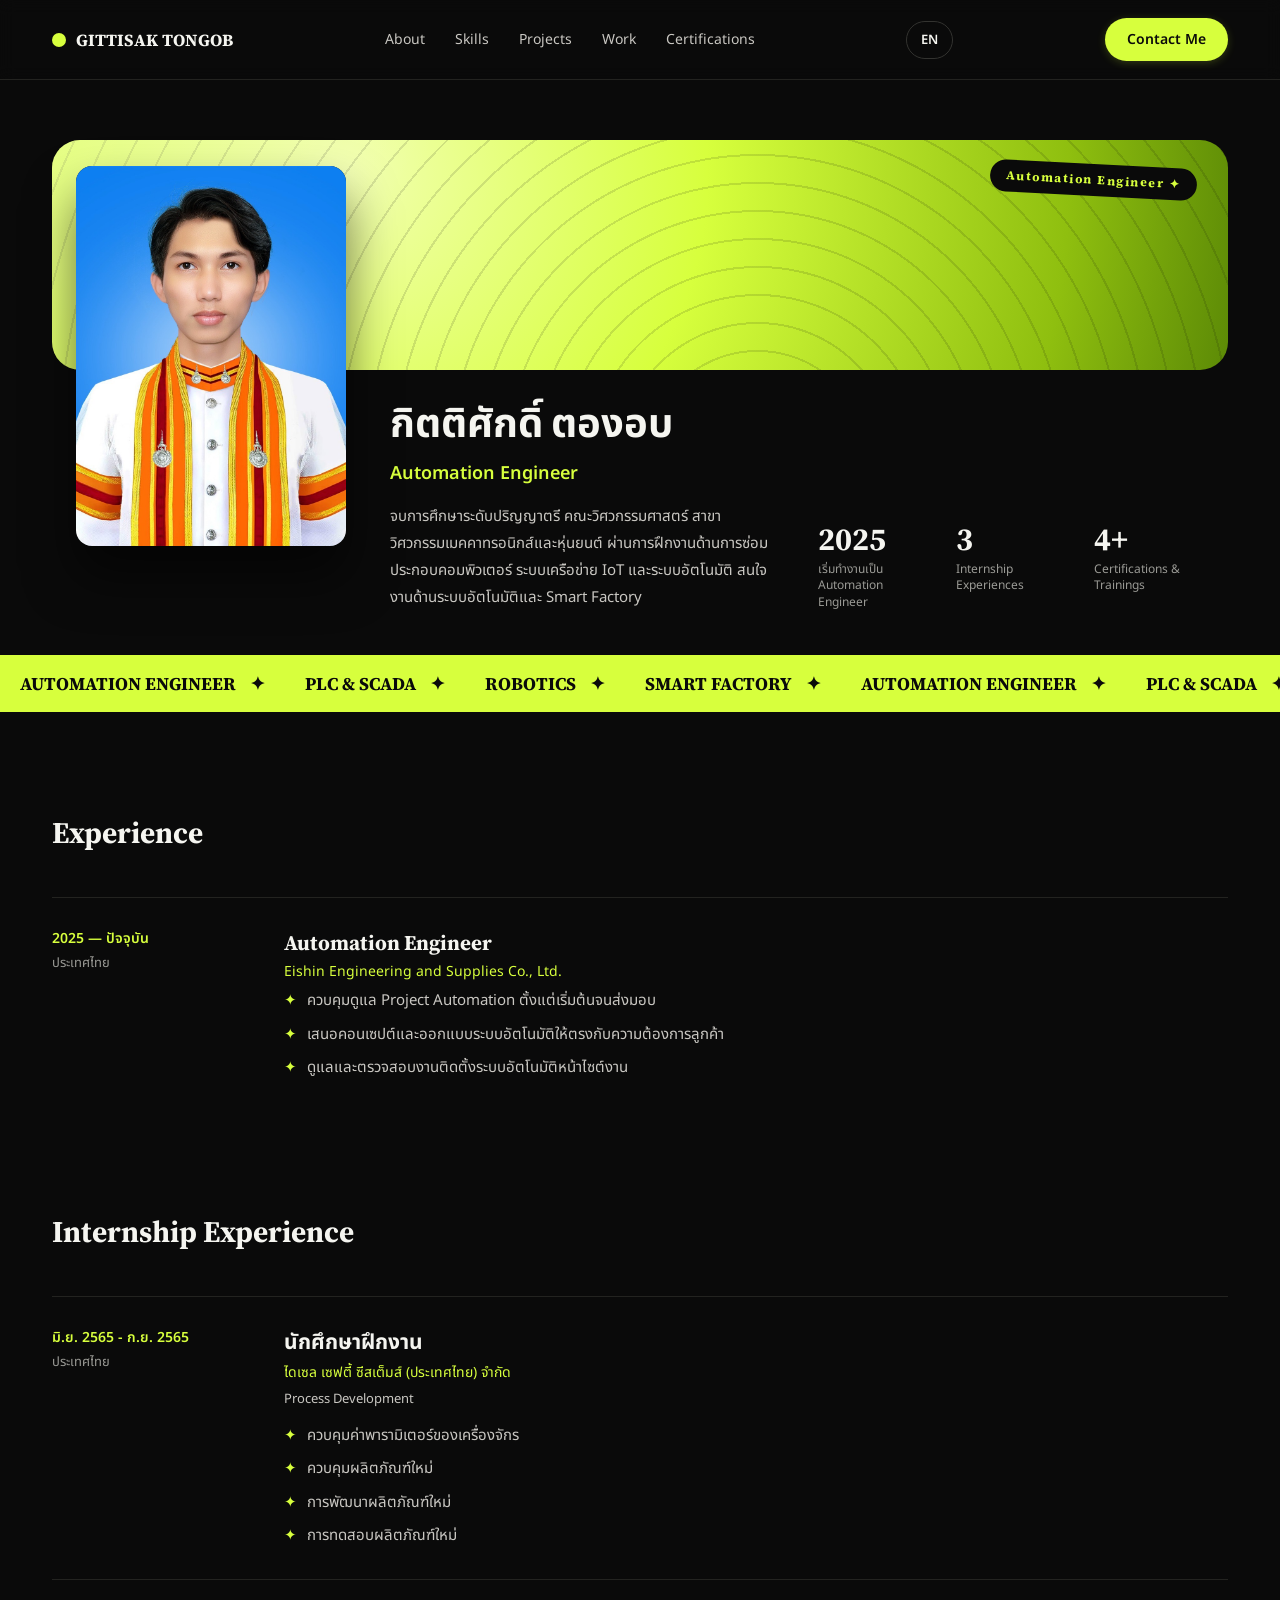
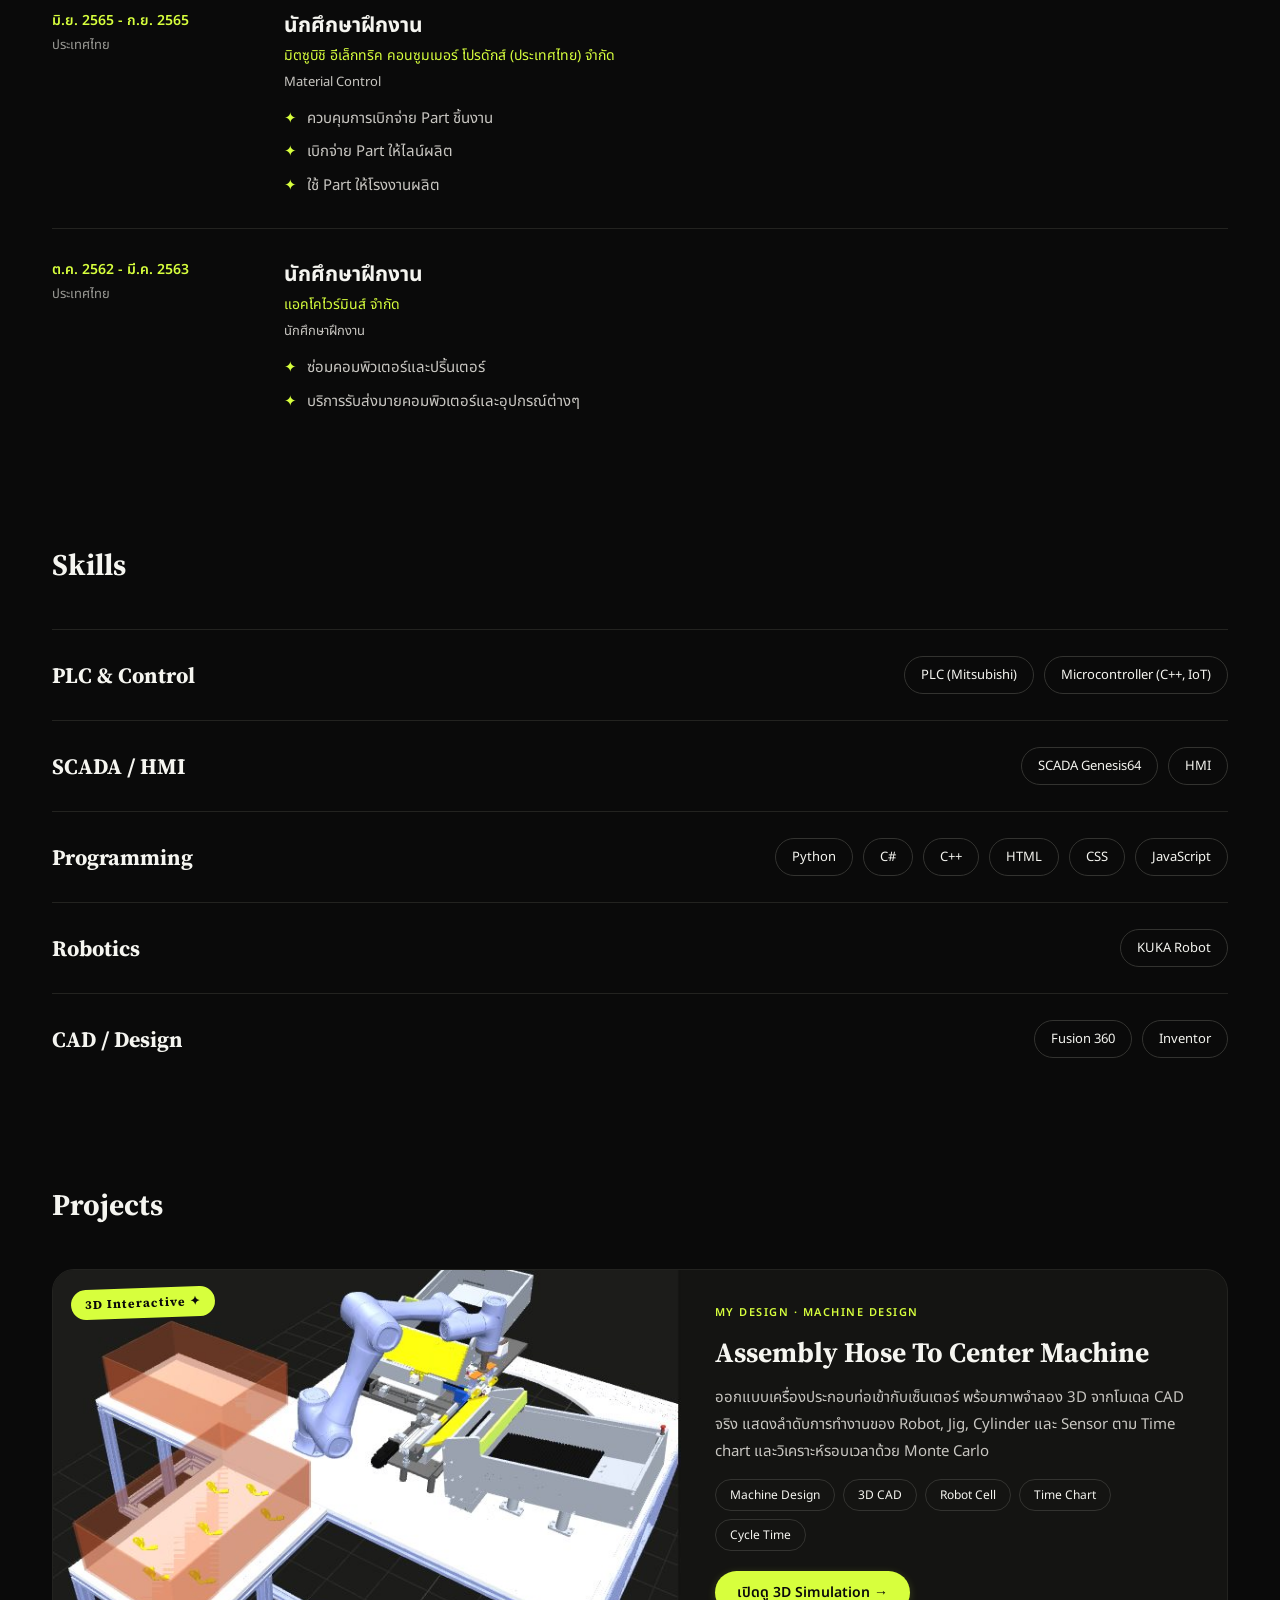
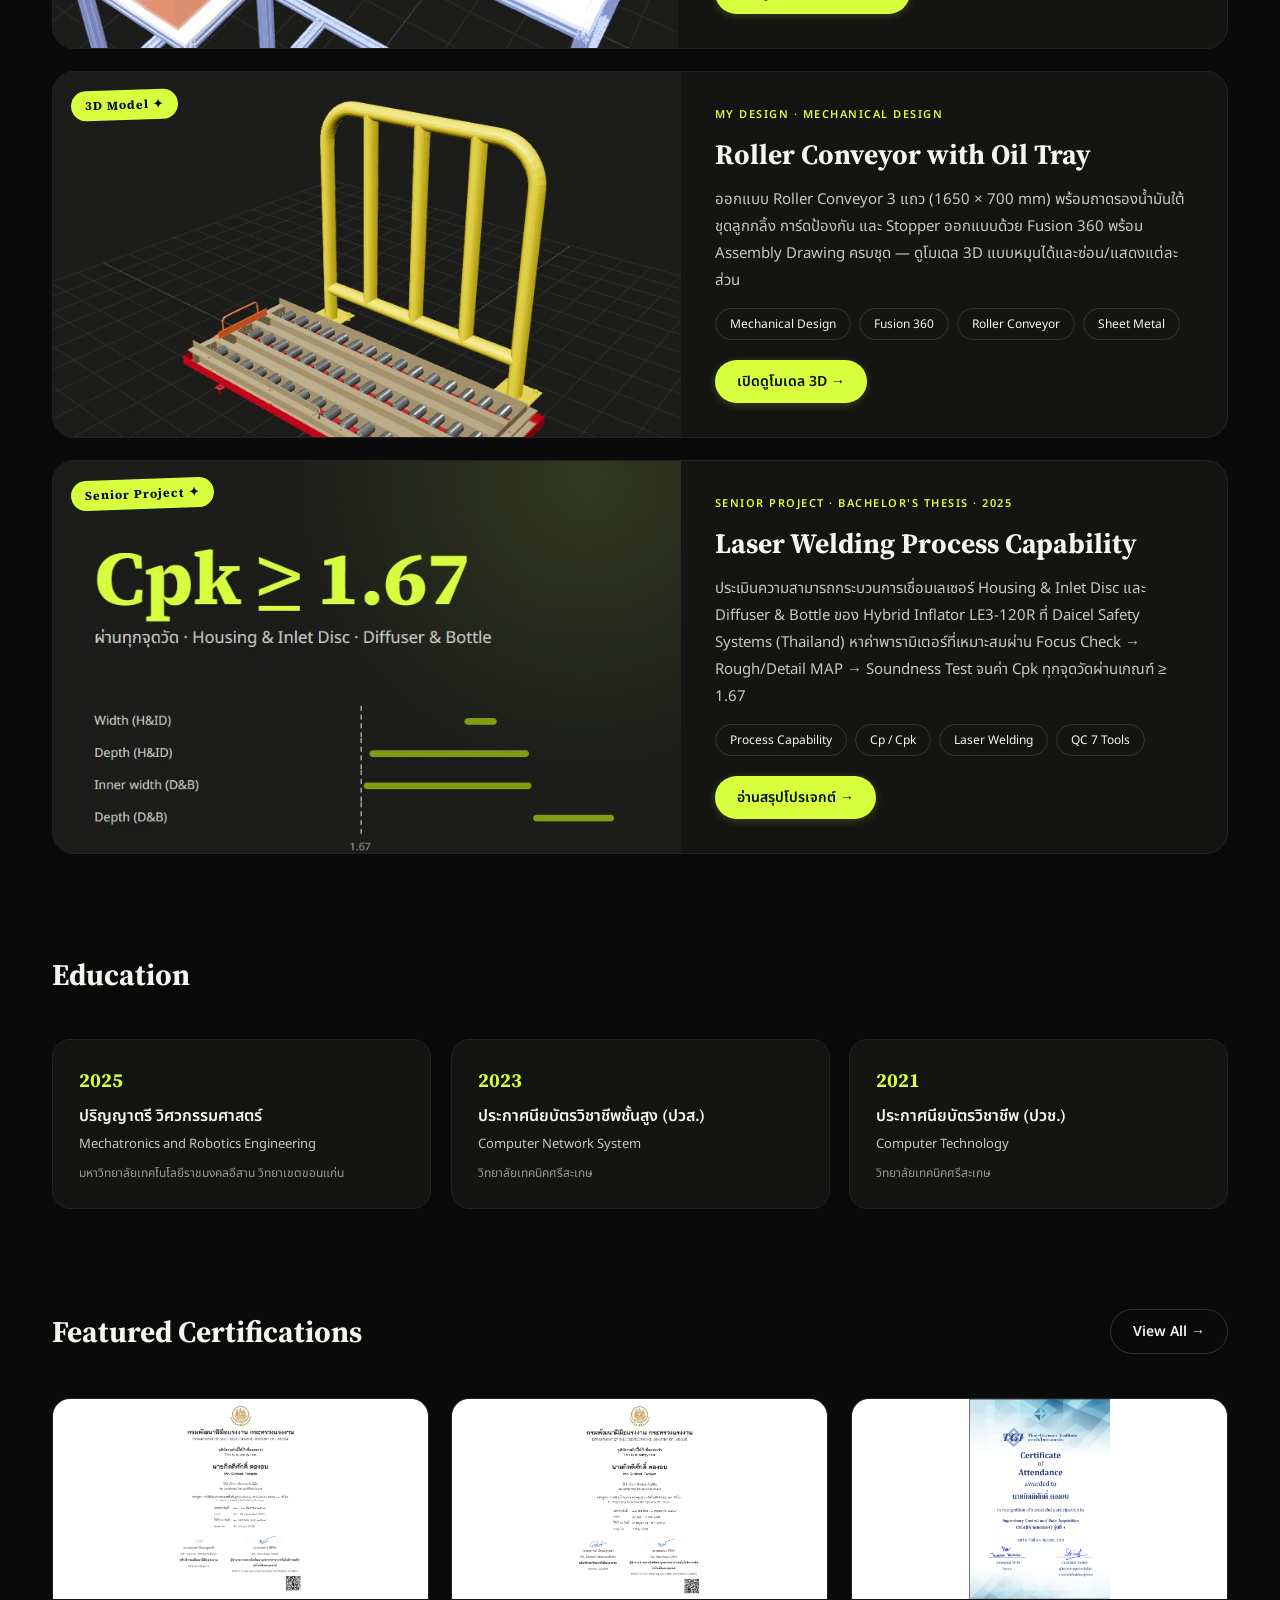
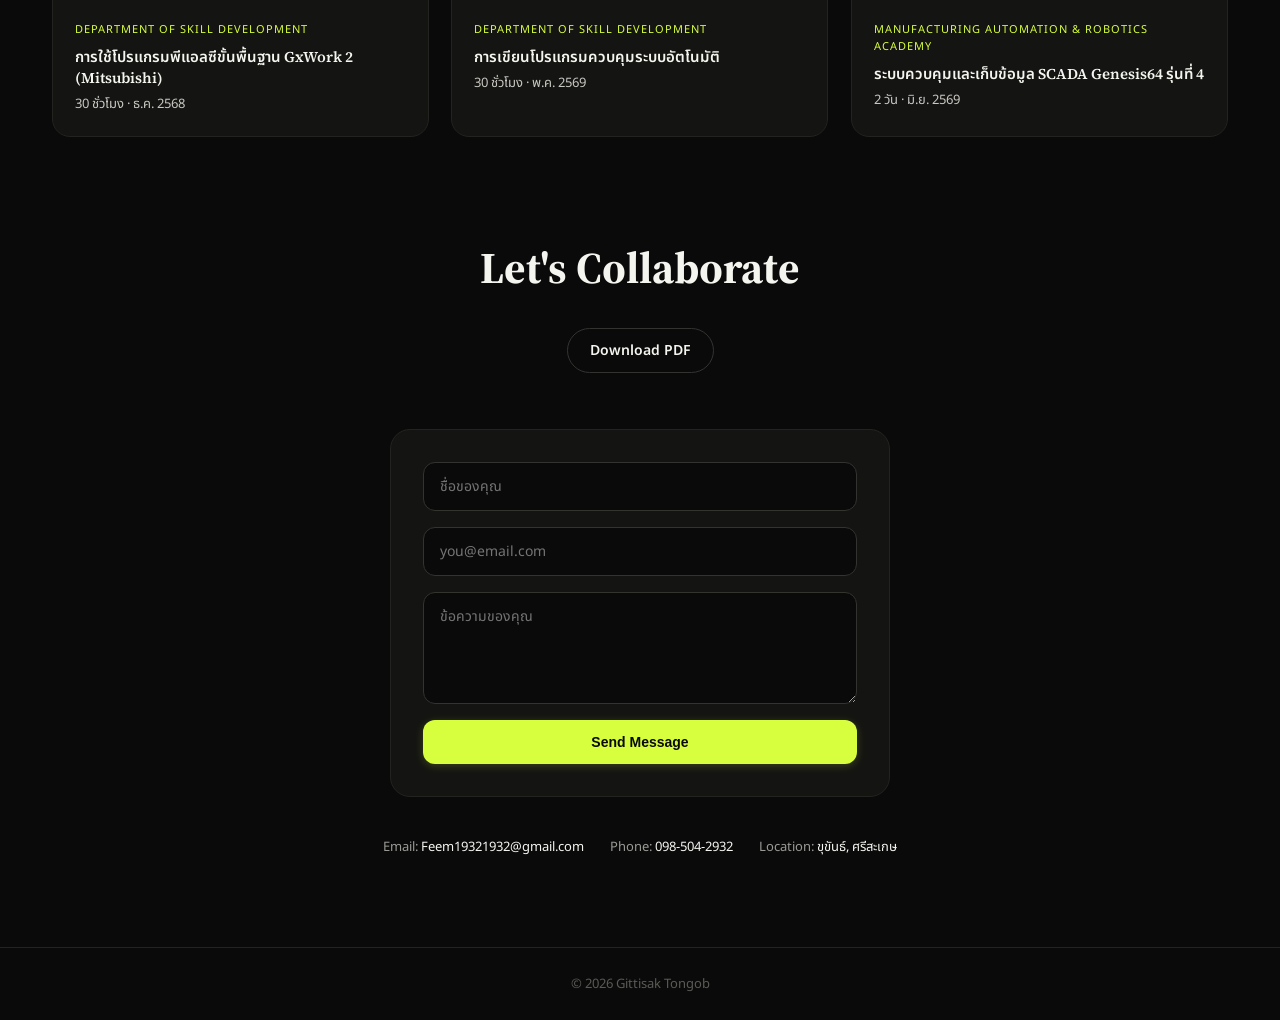
<file: index.html>
<!doctype html>
<html lang="th"><head>
<meta charset="UTF-8">
<meta name="viewport" content="width=device-width, initial-scale=1.0">
<title>Gittisak Tongob — Automation Engineer</title>
<meta name="description" content="Automation Engineer เชี่ยวชาญ PLC, SCADA, Robotics และ Smart Factory | กิตติศักดิ์ ตองอบ">

<!-- Favicon -->
<link rel="icon" type="image/svg+xml" href="assets/favicon.svg">
<link rel="alternate icon" href="assets/favicon.svg">

<!-- Open Graph / Facebook -->
<meta property="og:type" content="website">
<meta property="og:url" content="https://gittisak.dev/">
<meta property="og:title" content="กิตติศักดิ์ ตองอบ — Automation Engineer">
<meta property="og:description" content="Automation Engineer เชี่ยวชาญ PLC, SCADA, Robotics และ Smart Factory">
<meta property="og:image" content="https://gittisak.dev/assets/og-image.svg">

<!-- Twitter -->
<meta property="twitter:card" content="summary_large_image">
<meta property="twitter:url" content="https://gittisak.dev/">
<meta property="twitter:title" content="กิตติศักดิ์ ตองอบ — Automation Engineer">
<meta property="twitter:description" content="Automation Engineer เชี่ยวชาญ PLC, SCADA, Robotics และ Smart Factory">
<meta property="twitter:image" content="https://gittisak.dev/assets/og-image.svg">

<!-- Fonts -->
<link rel="preconnect" href="https://fonts.googleapis.com">
<link href="https://fonts.googleapis.com/css2?family=Source+Serif+4:wght@600;700&amp;family=Noto+Sans+Thai:wght@400;500;600;700&amp;display=swap" rel="stylesheet">

<!-- Stylesheet -->
<link rel="stylesheet" href="style.css">
</head>
<body>

<div id="site-nav" class="nav">
  <div class="nav-inner">
    <div class="logo" onclick="goHome()">
      <span class="logo-dot"></span>
      <span class="logo-text">GITTISAK TONGOB</span>
    </div>
    <div class="nav-links" id="nav-links-home">
      <a href="#about">About</a>
      <a href="#skills">Skills</a>
      <a href="#projects">Projects</a>
      <a href="#work">Work</a>
      <a href="javascript:void(0)" onclick="goToCerts()">Certifications</a>
    </div>
    <div class="nav-links" id="nav-links-certs" style="display:none;">
      <a href="javascript:void(0)" onclick="goHome()">← Back Home</a>
    </div>
    <button onclick="toggleLanguage()" class="btn-lang" id="lang-toggle">EN</button>
    <a href="#contact" class="btn-pill" id="nav-contact">Contact Me</a>
  </div>
</div>

<!-- ============ HOME PAGE ============ -->
<div id="page-home">

  <div class="hero-wrap">
    <div class="hero-panel-wrap">
      <div class="hero-panel">
        <div class="hero-panel-rings"></div>
        <div class="hero-panel-sheen"></div>
        <div class="hero-badge">Automation Engineer ✦</div>
      </div>
      <div class="hero-photo">
        <img src="assets/profile-photo.jpg" alt="Gittisak Tongob">
      </div>
    </div>
    <div class="hero-info">
      <div class="hero-spacer"></div>
      <div class="hero-text">
        <h1>กิตติศักดิ์ ตองอบ</h1>
        <div class="hero-role">Automation Engineer</div>
        <p class="hero-bio">จบการศึกษาระดับปริญญาตรี คณะวิศวกรรมศาสตร์ สาขาวิศวกรรมเมคคาทรอนิกส์และหุ่นยนต์ ผ่านการฝึกงานด้านการซ่อมประกอบคอมพิวเตอร์ ระบบเครือข่าย IoT และระบบอัตโนมัติ สนใจงานด้านระบบอัตโนมัติและ Smart Factory</p>
      </div>
      <div class="hero-stats">
        <div class="stat"><div class="stat-value">2025</div><div class="stat-label">เริ่มทำงานเป็น Automation Engineer</div></div>
        <div class="stat"><div class="stat-value">3</div><div class="stat-label">Internship Experiences</div></div>
        <div class="stat"><div class="stat-value">4+</div><div class="stat-label">Certifications &amp; Trainings</div></div>
      </div>
    </div>
  </div>

  <div class="marquee">
    <div class="marquee-track" id="marquee-track"></div>
  </div>

  <div id="about" class="section">
    <h2 class="h2">Experience</h2>
    <div id="experience-list"></div>
  </div>

  <div id="internship" class="section">
    <h2 class="h2">Internship Experience</h2>
    <div id="internship-list"></div>
  </div>

  <div id="skills" class="section">
    <h2 class="h2">Skills</h2>
    <div class="skill-groups">
      <div class="skill-group"><div class="skill-title">PLC &amp; Control</div><div class="skill-tags"><span>PLC (Mitsubishi)</span><span>Microcontroller (C++, IoT)</span></div></div>
      <div class="skill-group"><div class="skill-title">SCADA / HMI</div><div class="skill-tags"><span>SCADA Genesis64</span><span>HMI</span></div></div>
      <div class="skill-group"><div class="skill-title">Programming</div><div class="skill-tags"><span>Python</span><span>C#</span><span>C++</span><span>HTML</span><span>CSS</span><span>JavaScript</span></div></div>
      <div class="skill-group"><div class="skill-title">Robotics</div><div class="skill-tags"><span>KUKA Robot</span></div></div>
      <div class="skill-group"><div class="skill-title">CAD / Design</div><div class="skill-tags"><span>Fusion 360</span><span>Inventor</span></div></div>
    </div>
  </div>

  <div id="projects" class="section">
    <h2 class="h2">Projects</h2>
    <a class="project-card" href="projects/assembly-hose-to-center-machine.html" target="_blank" rel="noopener">
      <div class="project-media">
        <img src="assets/project-hose-center.jpg" alt="Assembly Hose To Center Machine — 3D CAD simulation" loading="lazy">
        <span class="project-badge">3D Interactive ✦</span>
      </div>
      <div class="project-body">
        <div class="project-eyebrow" id="proj-eyebrow">MY DESIGN · MACHINE DESIGN</div>
        <h3 class="project-title">Assembly Hose To Center Machine</h3>
        <p class="project-desc" id="proj-desc">ออกแบบเครื่องประกอบท่อเข้ากับเซ็นเตอร์ พร้อมภาพจำลอง 3D จากโมเดล CAD จริง แสดงลำดับการทำงานของ Robot, Jig, Cylinder และ Sensor ตาม Time chart และวิเคราะห์รอบเวลาด้วย Monte Carlo</p>
        <div class="project-tags"><span>Machine Design</span><span>3D CAD</span><span>Robot Cell</span><span>Time Chart</span><span>Cycle Time</span></div>
        <span class="btn-pill project-cta" id="proj-cta">เปิดดู 3D Simulation →</span>
      </div>
    </a>
    <a class="project-card" href="projects/roller-conveyor-oil-tray.html" target="_blank" rel="noopener">
      <div class="project-media">
        <img src="assets/project-oil-tray.jpg" alt="Roller Conveyor with Oil Tray — 3D CAD model" loading="lazy">
        <span class="project-badge">3D Model ✦</span>
      </div>
      <div class="project-body">
        <div class="project-eyebrow" id="proj2-eyebrow">MY DESIGN · MECHANICAL DESIGN</div>
        <h3 class="project-title">Roller Conveyor with Oil Tray</h3>
        <p class="project-desc" id="proj2-desc">ออกแบบ Roller Conveyor 3 แถว (1650 × 700 mm) พร้อมถาดรองน้ำมันใต้ชุดลูกกลิ้ง การ์ดป้องกัน และ Stopper ออกแบบด้วย Fusion 360 พร้อม Assembly Drawing ครบชุด — ดูโมเดล 3D แบบหมุนได้และซ่อน/แสดงแต่ละส่วน</p>
        <div class="project-tags"><span>Mechanical Design</span><span>Fusion 360</span><span>Roller Conveyor</span><span>Sheet Metal</span></div>
        <span class="btn-pill project-cta" id="proj2-cta">เปิดดูโมเดล 3D →</span>
      </div>
    </a>
    <a class="project-card" href="projects/senior-project-laser-welding.html" target="_blank" rel="noopener">
      <div class="project-media">
        <img src="assets/project-senior-laser.jpg" alt="Laser welding process capability — Cpk results" loading="lazy">
        <span class="project-badge">Senior Project ✦</span>
      </div>
      <div class="project-body">
        <div class="project-eyebrow" id="proj3-eyebrow">SENIOR PROJECT · BACHELOR'S THESIS · 2025</div>
        <h3 class="project-title">Laser Welding Process Capability</h3>
        <p class="project-desc" id="proj3-desc">ประเมินความสามารถกระบวนการเชื่อมเลเซอร์ Housing &amp; Inlet Disc และ Diffuser &amp; Bottle ของ Hybrid Inflator LE3-120R ที่ Daicel Safety Systems (Thailand) หาค่าพารามิเตอร์ที่เหมาะสมผ่าน Focus Check → Rough/Detail MAP → Soundness Test จนค่า Cpk ทุกจุดวัดผ่านเกณฑ์ ≥ 1.67</p>
        <div class="project-tags"><span>Process Capability</span><span>Cp / Cpk</span><span>Laser Welding</span><span>QC 7 Tools</span></div>
        <span class="btn-pill project-cta" id="proj3-cta">อ่านสรุปโปรเจกต์ →</span>
      </div>
    </a>
  </div>

  <div id="work" class="section">
    <h2 class="h2">Education</h2>
    <div class="edu-grid">
      <div class="edu-card"><div class="edu-year">2025</div><h3>ปริญญาตรี วิศวกรรมศาสตร์</h3><div class="edu-field">Mechatronics and Robotics Engineering</div><div class="edu-school">มหาวิทยาลัยเทคโนโลยีราชมงคลอีสาน วิทยาเขตขอนแก่น</div></div>
      <div class="edu-card"><div class="edu-year">2023</div><h3>ประกาศนียบัตรวิชาชีพชั้นสูง (ปวส.)</h3><div class="edu-field">Computer Network System</div><div class="edu-school">วิทยาลัยเทคนิคศรีสะเกษ</div></div>
      <div class="edu-card"><div class="edu-year">2021</div><h3>ประกาศนียบัตรวิชาชีพ (ปวช.)</h3><div class="edu-field">Computer Technology</div><div class="edu-school">วิทยาลัยเทคนิคศรีสะเกษ</div></div>
    </div>
  </div>

  <div class="section">
    <div class="section-head-row">
      <h2 class="h2" style="margin:0;">Featured Certifications</h2>
      <a href="javascript:void(0)" onclick="goToCerts()" class="btn-outline-pill">View All →</a>
    </div>
    <div class="cert-grid" id="cert-grid-home"></div>
  </div>

  <div id="contact" class="section contact-section">
    <h2 class="h2-center">Let's Collaborate</h2>
    <div class="contact-actions">
      <button onclick="window.print()" class="btn-outline-pill">Download PDF</button>
    </div>
    <div id="contact-form-block" class="contact-form">
      <input type="text" id="f-name" placeholder="ชื่อของคุณ">
      <input type="email" id="f-email" placeholder="you@email.com">
      <textarea id="f-message" placeholder="ข้อความของคุณ" rows="4"></textarea>
      <button onclick="sendMail()" class="btn-solid">Send Message</button>
    </div>
    <div class="contact-strip">
      <div>Email: <span>Feem19321932@gmail.com</span></div>
      <div>Phone: <span>098-504-2932</span></div>
      <div>Location: <span>ขุขันธ์, ศรีสะเกษ</span></div>
    </div>
  </div>

  <div class="footer">© 2026 Gittisak Tongob</div>
</div>

<!-- ============ CERTIFICATIONS PAGE ============ -->
<div id="page-certs" style="display:none;">
  <div class="certs-wrap">
    <h1 class="h1">Certifications &amp; Projects</h1>
    <div class="cert-grid" id="cert-grid-page"></div>

    <h2 class="h2">Bachelor's Thesis Project</h2>
    <div class="thesis-card">
      <div class="thesis-issuer">RAJAMANGALA UNIVERSITY OF TECHNOLOGY ISAN, KHON KAEN — 2025</div>
      <h3>ประเมินความสามารถของกระบวนการ Laser Weld Housing &amp; Inlet Disc และ Diffuser &amp; Bottle</h3>
      <div class="thesis-en">Evaluate the Capabilities of the Laser Weld Housing &amp; Inlet Disc and Diffuser &amp; Bottle (Laser Welding) Processes</div>
      <div class="thesis-dept">Department of Mechatronics and Robotics Engineering, Faculty of Engineering</div>
      <a href="projects/senior-project-laser-welding.pdf" target="_blank" class="btn-outline-pill">View Full Thesis (PDF)</a>
      <a href="projects/senior-project-laser-welding.html" target="_blank" class="btn-outline-pill" id="thesis-summary">Project Summary →</a>
    </div>

    <div class="back-home">
      <a href="javascript:void(0)" onclick="goHome()" class="btn-outline-pill">← Back to Resume</a>
    </div>
  </div>
</div>

<script src="script.js"></script>


</body></html>
</file>
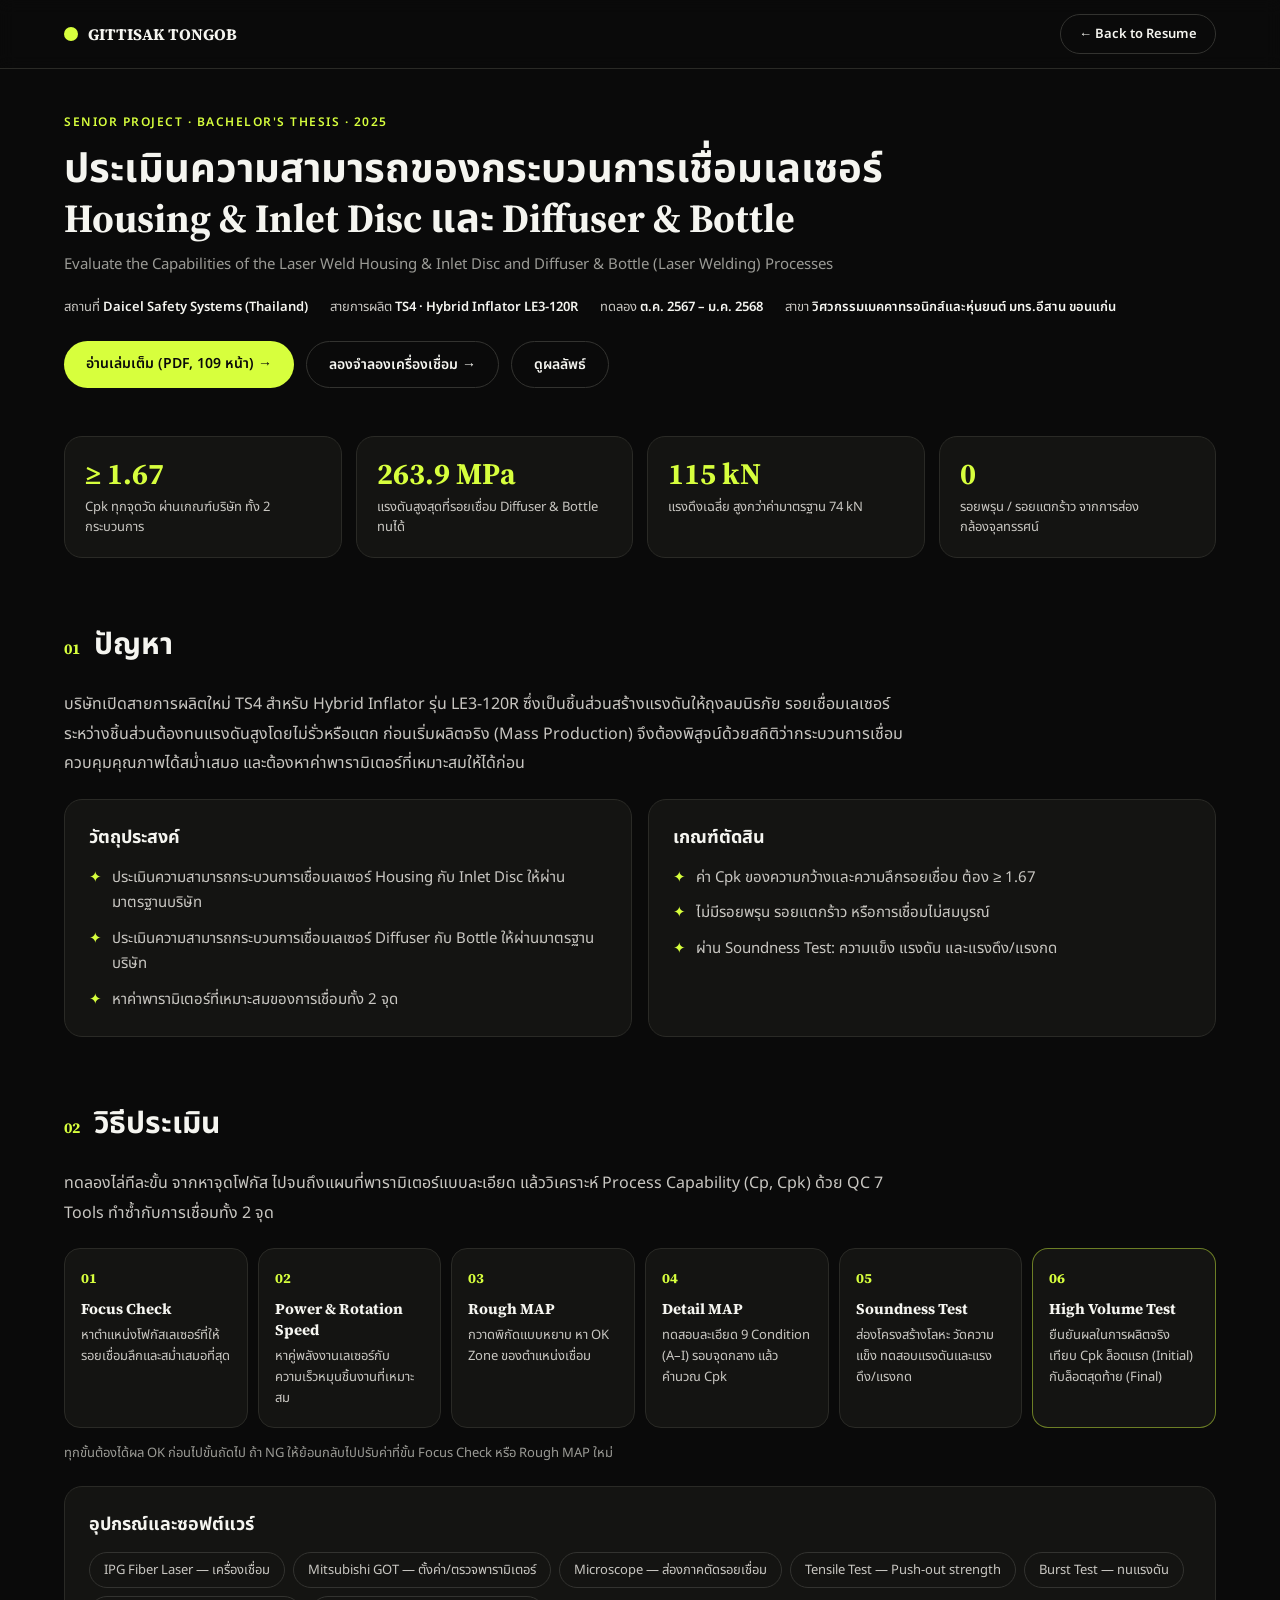
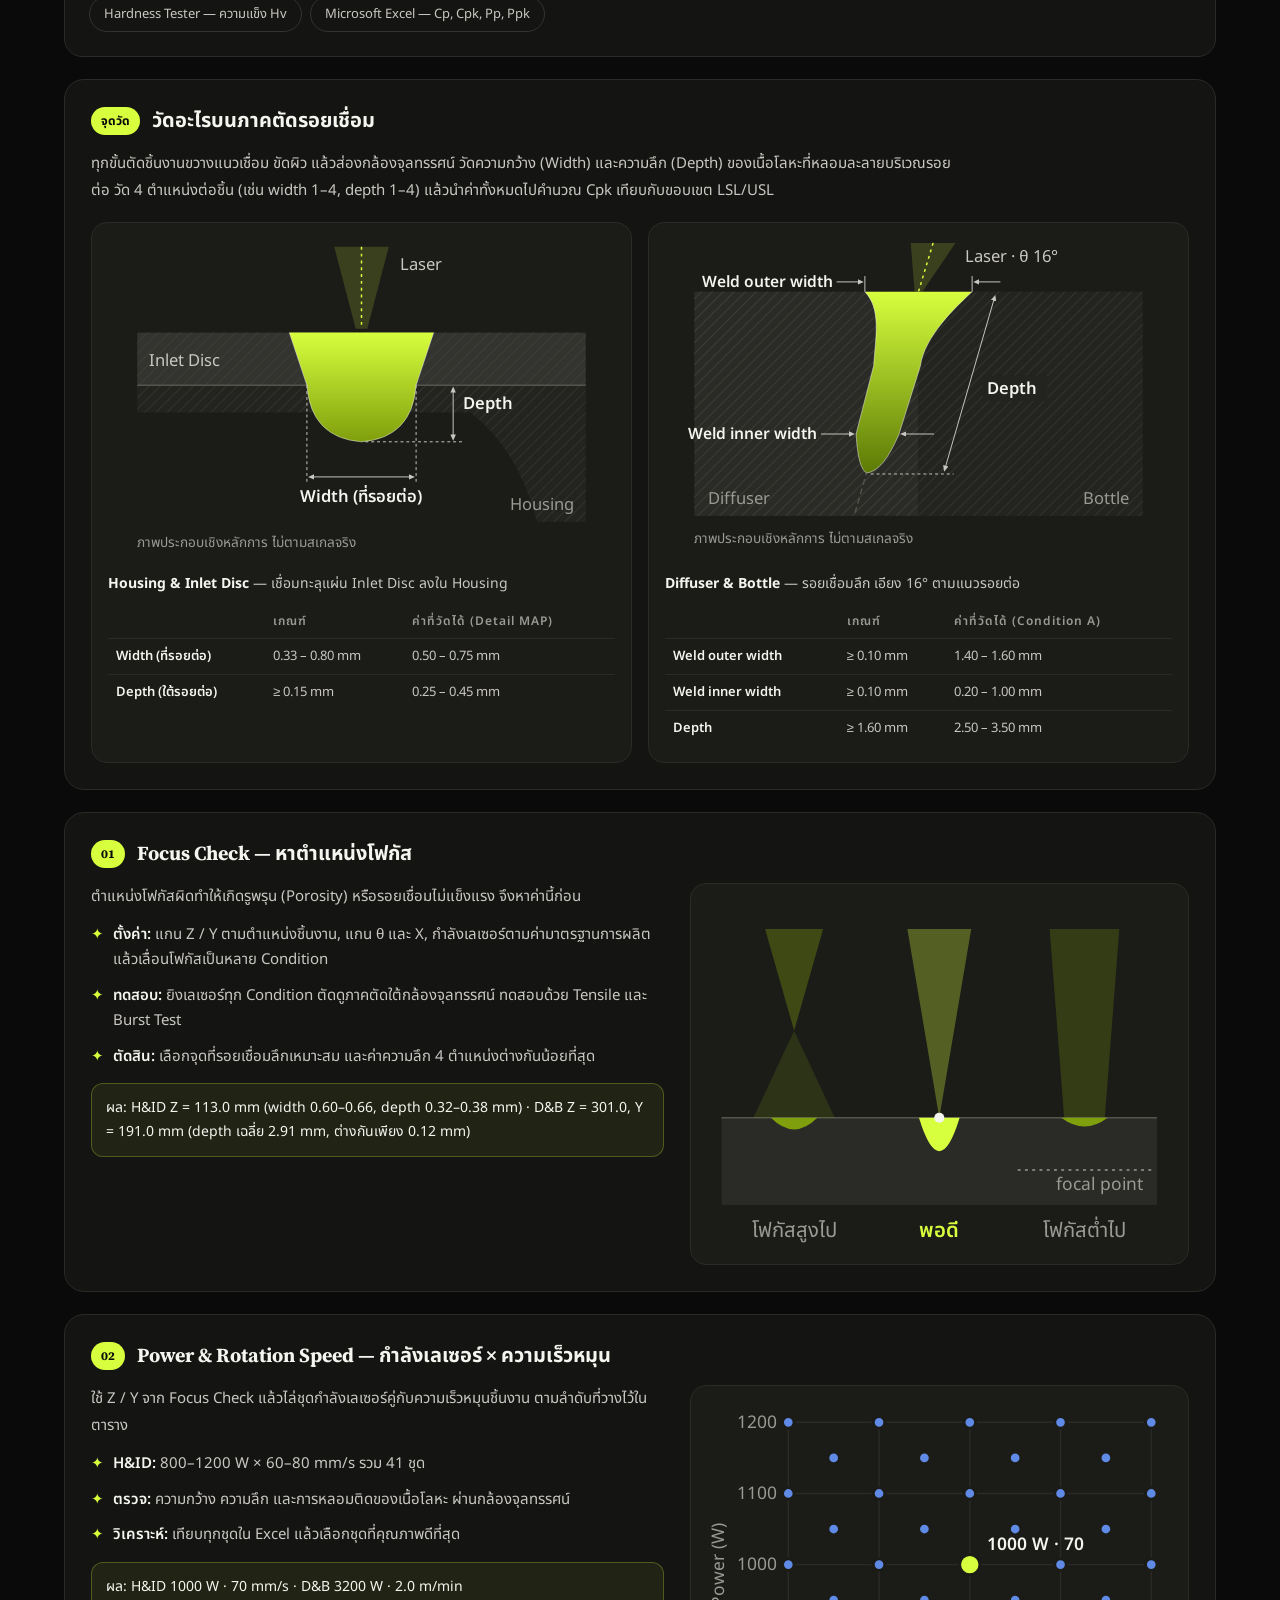
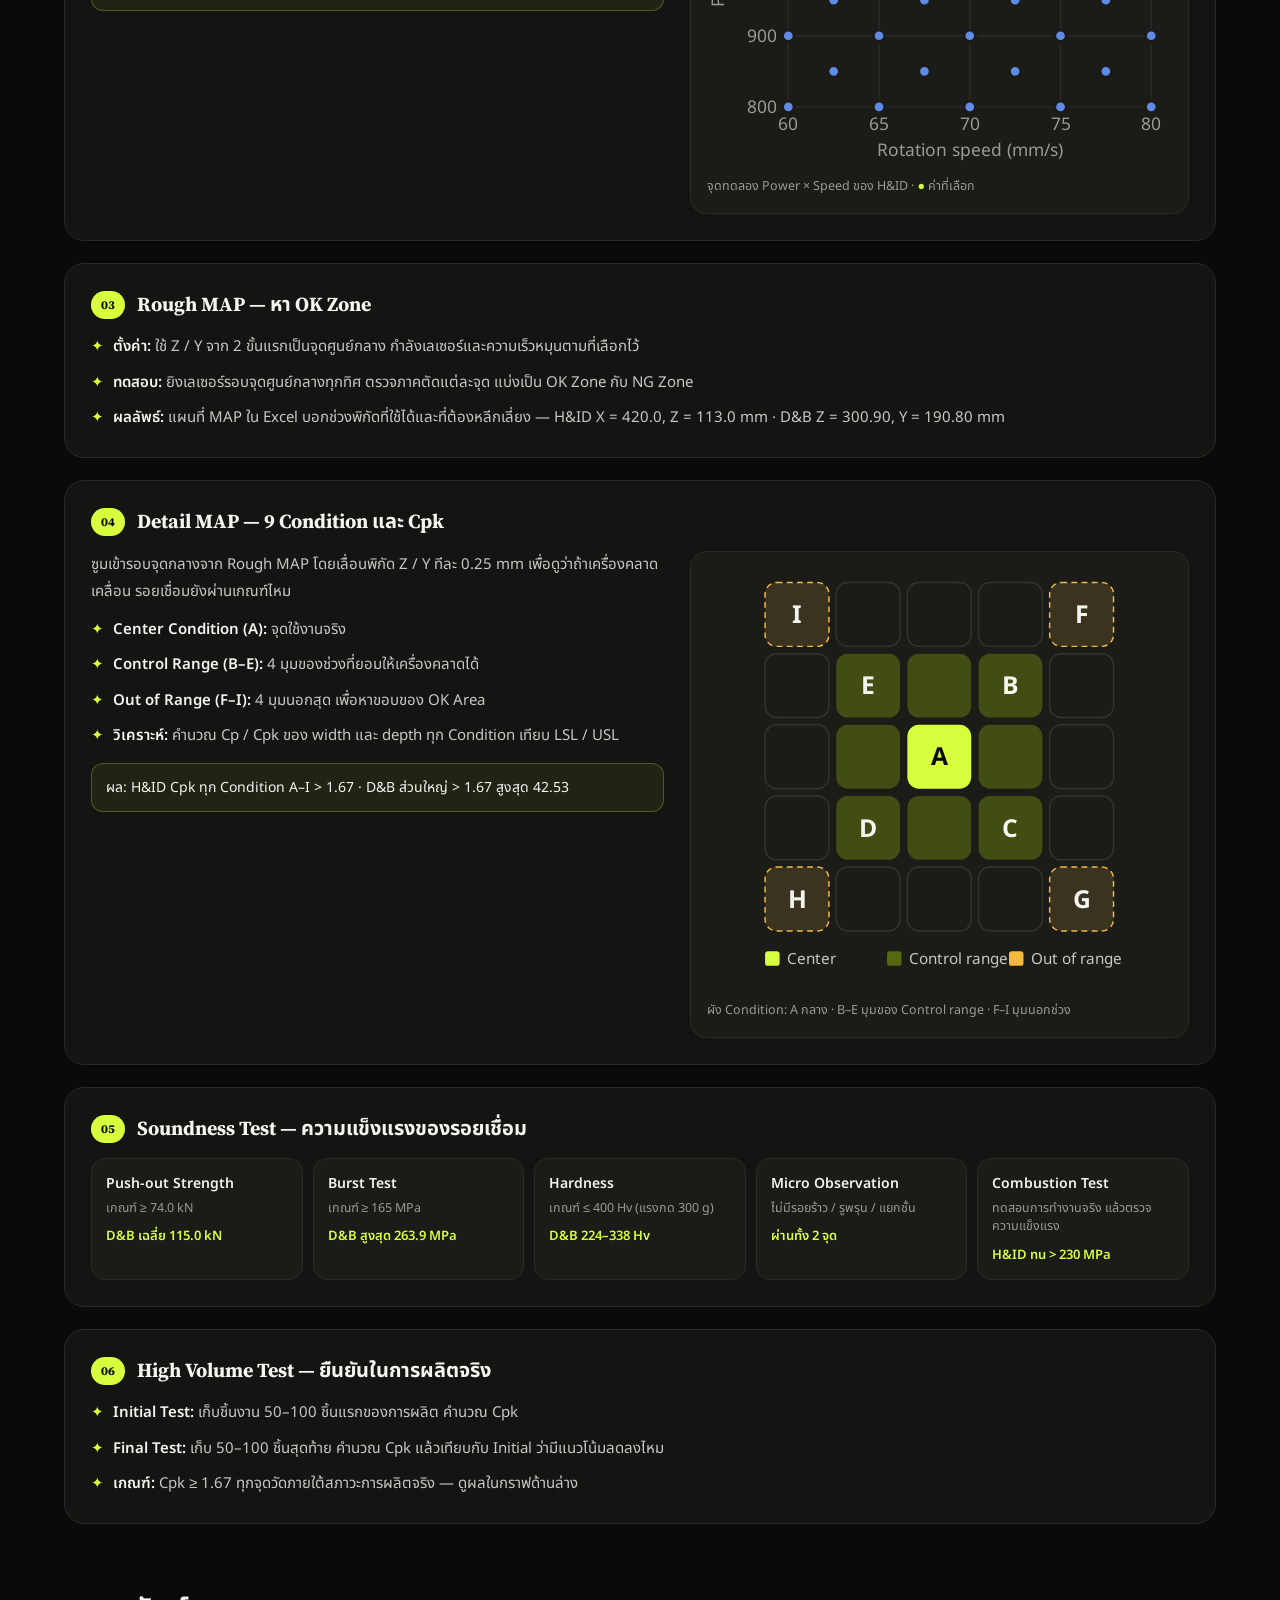
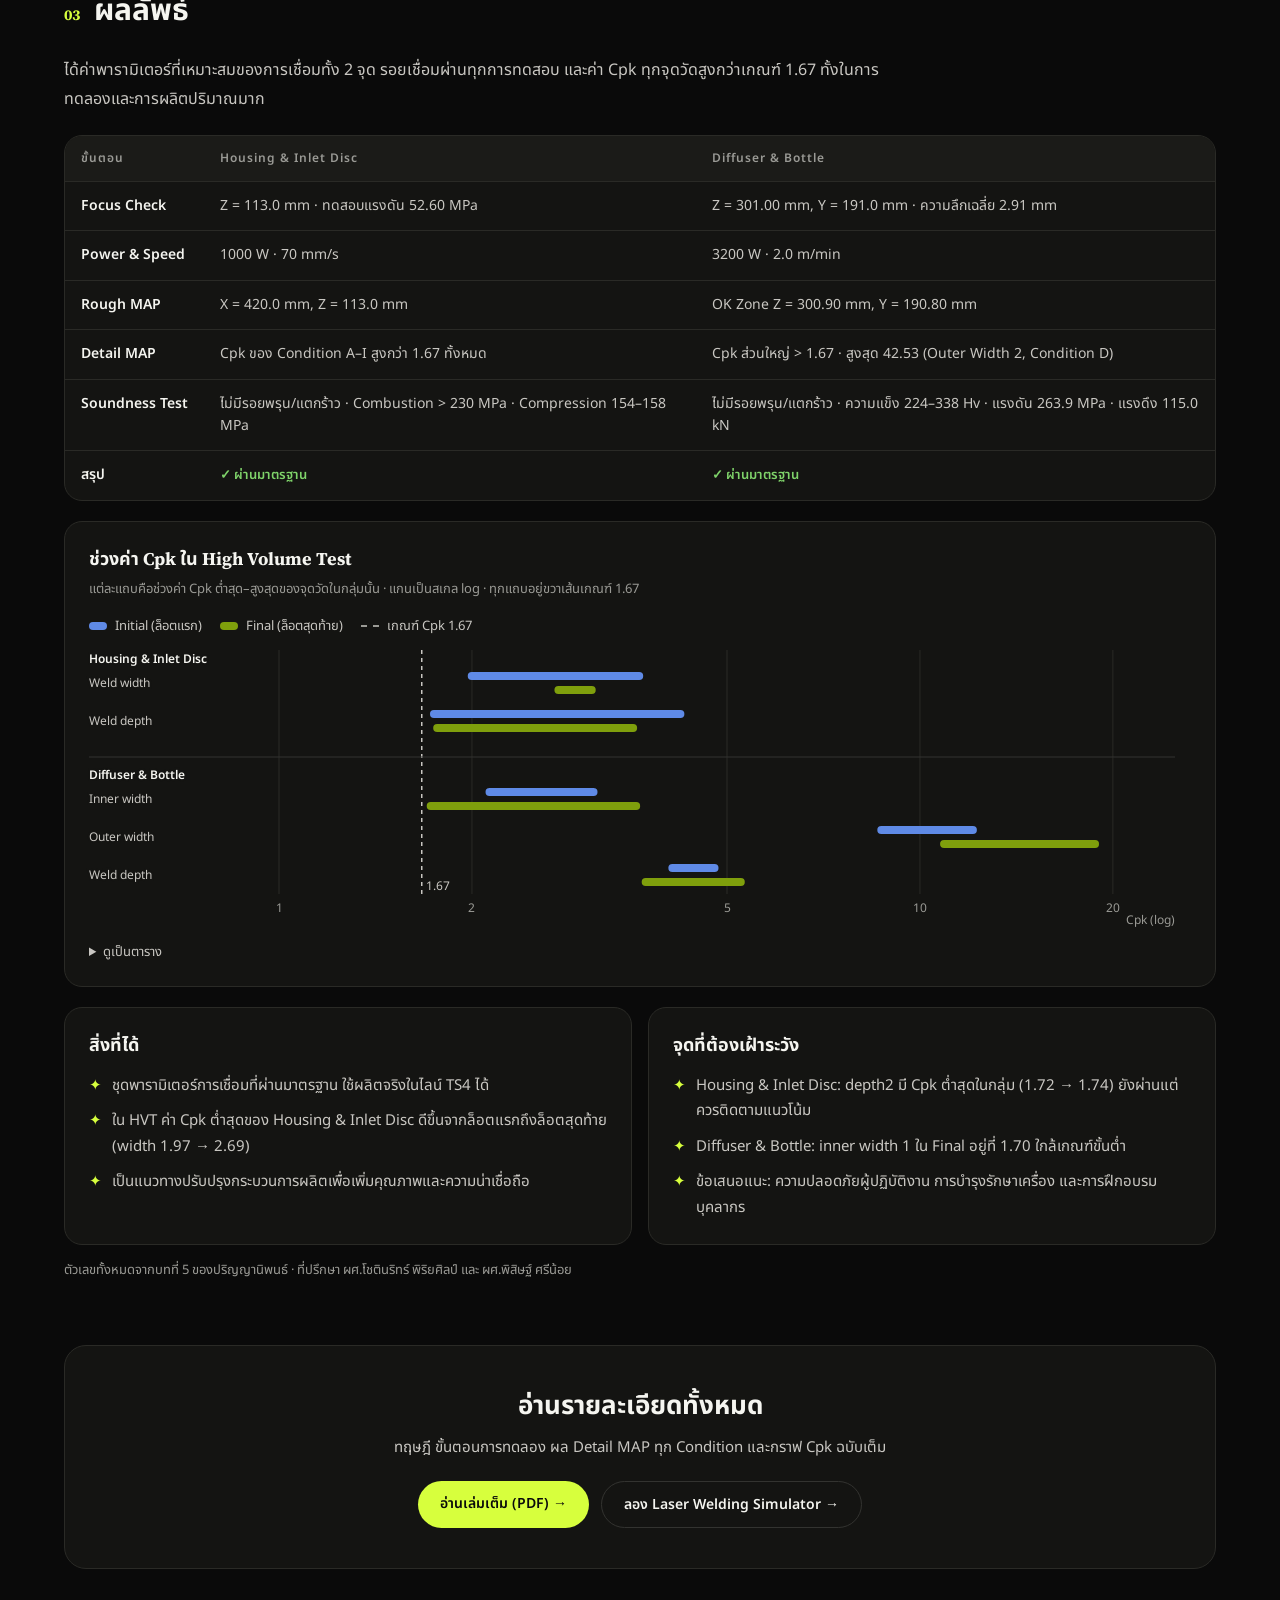
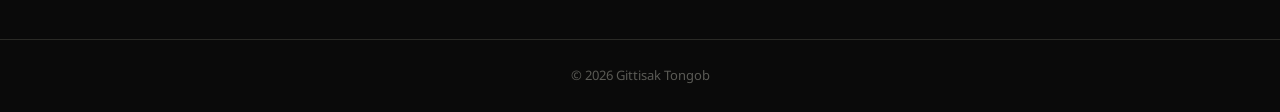
<file: projects/senior-project-laser-welding.html>
<!doctype html>
<html lang="th">
<head>
<meta charset="utf-8">
<meta name="viewport" content="width=device-width, initial-scale=1">
<title>Laser Welding Process Capability — Gittisak Tongob</title>
<meta name="description" content="Senior Project: ประเมินความสามารถของกระบวนการเชื่อมเลเซอร์ Housing & Inlet Disc และ Diffuser & Bottle — กิตติศักดิ์ ตองอบ">
<link rel="icon" type="image/svg+xml" href="../assets/favicon.svg">
<link rel="preconnect" href="https://fonts.googleapis.com">
<link href="https://fonts.googleapis.com/css2?family=Source+Serif+4:wght@600;700&family=Noto+Sans+Thai:wght@400;500;600;700&display=swap" rel="stylesheet">
<style>
  :root {
    --bg:#0a0a0a; --card:#141412; --card2:#1b1b18; --ink:#f5f5f0; --muted:#9a9a95; --muted2:#c9c7c2;
    --line:#2a2a26; --line2:#333330; --lime:#d7ff3d;
    --s-initial:#5f8ae6; --s-final:#7f9f0c; /* chart series — validated on #141412 */
    --ok:#7fd36a;
  }
  * { box-sizing:border-box; }
  html, body { margin:0; padding:0; background:var(--bg); color:var(--ink); font-family:'Noto Sans Thai','Inter',sans-serif; font-size:15px; -webkit-font-smoothing:antialiased; overflow-x:hidden; }
  ::selection { background:var(--lime); color:var(--bg); }
  .topnav { position:sticky; top:0; z-index:50; background:rgba(10,10,10,.9); backdrop-filter:blur(8px); border-bottom:1px solid var(--line); }
  .topnav-in { max-width:1200px; margin:0 auto; padding:14px 24px; display:flex; align-items:center; justify-content:space-between; gap:16px; }
  .logo { display:flex; align-items:center; gap:10px; color:var(--ink); text-decoration:none; font-family:'Source Serif 4',serif; font-weight:700; font-size:16px; }
  .logo i { width:14px; height:14px; background:var(--lime); border-radius:50%; display:inline-block; }
  .back { color:var(--ink); text-decoration:none; border:1px solid var(--line2); padding:9px 18px; border-radius:999px; font-size:13px; font-weight:600; transition:all .2s; white-space:nowrap; }
  .back:hover { border-color:var(--lime); color:var(--lime); }
  main { max-width:1200px; margin:0 auto; padding:0 24px 70px; }
  header { padding:44px 0 8px; }
  .eyebrow { color:var(--lime); font-size:12px; letter-spacing:1.5px; font-weight:600; margin-bottom:12px; }
  h1, h2, h3 { font-family:'Source Serif 4','Noto Sans Thai',serif; margin:0; }
  header h1 { font-size:40px; line-height:1.25; max-width:900px; }
  header .en { color:var(--muted); font-size:15px; margin-top:10px; max-width:900px; line-height:1.6; }
  .meta { display:flex; flex-wrap:wrap; gap:8px 22px; margin-top:20px; font-size:13px; color:var(--muted2); }
  .meta b { color:var(--ink); font-weight:600; }
  .actions { display:flex; flex-wrap:wrap; gap:12px; margin-top:24px; }
  .btn-pill { display:inline-block; background:var(--lime); color:var(--bg); text-decoration:none; padding:12px 22px; border-radius:999px; font-weight:600; font-size:14px; transition:all .3s; }
  .btn-pill:hover { color:var(--bg); transform:translateY(-2px); box-shadow:0 8px 24px rgba(215,255,61,.3); }
  .btn-outline { display:inline-block; border:1px solid var(--line2); color:var(--ink); text-decoration:none; padding:12px 22px; border-radius:999px; font-weight:600; font-size:14px; transition:all .2s; }
  .btn-outline:hover { border-color:var(--lime); color:var(--lime); }

  .kpis { display:grid; grid-template-columns:repeat(4, minmax(0,1fr)); gap:14px; margin-top:40px; }
  .kpi { background:var(--card); border:1px solid var(--line); border-radius:18px; padding:20px; }
  .kpi .v { font-family:'Source Serif 4',serif; font-size:30px; font-weight:700; color:var(--lime); line-height:1.1; }
  .kpi .l { font-size:13px; color:var(--muted2); margin-top:8px; line-height:1.5; }

  section { margin-top:64px; }
  .sec-head { display:flex; align-items:baseline; gap:14px; margin-bottom:22px; }
  .sec-num { font-family:'Source Serif 4',serif; color:var(--lime); font-size:15px; font-weight:700; }
  .sec-head h2 { font-size:30px; }
  .lead { font-size:16px; line-height:1.85; color:var(--muted2); max-width:860px; margin:0 0 20px; }
  .card { background:var(--card); border:1px solid var(--line); border-radius:18px; padding:24px; }
  .grid2 { display:grid; grid-template-columns:1fr 1fr; gap:16px; }
  ul.ticks { list-style:none; margin:0; padding:0; display:flex; flex-direction:column; gap:10px; }
  ul.ticks li { display:flex; gap:10px; font-size:15px; line-height:1.7; color:var(--muted2); }
  ul.ticks li::before { content:'✦'; color:var(--lime); flex-shrink:0; }
  .card h3 { font-size:18px; margin-bottom:14px; }

  /* method steps */
  .steps { display:grid; grid-template-columns:repeat(6, minmax(0,1fr)); gap:10px; counter-reset:st; }
  .step { position:relative; background:var(--card); border:1px solid var(--line); border-radius:16px; padding:18px 16px; }
  .step::before { counter-increment:st; content:counter(st, decimal-leading-zero); font-family:'Source Serif 4',serif; font-weight:700; color:var(--lime); font-size:14px; }
  .step h4 { margin:8px 0 6px; font-size:15px; font-family:'Source Serif 4','Noto Sans Thai',serif; }
  .step p { margin:0; font-size:13px; color:var(--muted2); line-height:1.6; }
  .step.hvt { border-color:rgba(215,255,61,.45); }

  /* results table */
  .tbl-wrap { overflow-x:auto; border:1px solid var(--line); border-radius:18px; background:var(--card); }
  table { border-collapse:collapse; width:100%; font-size:14px; min-width:640px; }
  th, td { text-align:left; padding:13px 16px; border-bottom:1px solid var(--line); vertical-align:top; line-height:1.6; }
  th { font-size:12px; letter-spacing:1px; color:var(--muted); font-weight:600; background:var(--card2); }
  td { color:var(--muted2); }
  td:first-child { color:var(--ink); font-weight:600; white-space:nowrap; }
  tr:last-child td { border-bottom:0; }
  .pass { display:inline-flex; align-items:center; gap:6px; color:var(--ok); font-weight:600; font-size:13px; white-space:nowrap; }
  .num { font-variant-numeric:tabular-nums; }

  /* chart */
  .chart-card { background:var(--card); border:1px solid var(--line); border-radius:18px; padding:24px; }
  .chart-title { font-size:18px; font-family:'Source Serif 4','Noto Sans Thai',serif; font-weight:700; }
  .chart-sub { font-size:13px; color:var(--muted); margin-top:6px; line-height:1.6; }
  .legend { display:flex; gap:18px; flex-wrap:wrap; margin:16px 0 4px; font-size:13px; color:var(--muted2); }
  .legend span { display:inline-flex; align-items:center; gap:8px; }
  .legend i { width:18px; height:8px; border-radius:4px; display:inline-block; }
  .legend .spec i { height:0; border-top:2px dashed var(--muted); border-radius:0; }
  #chart { position:relative; margin-top:6px; }
  #chart svg { display:block; width:100%; height:auto; overflow:visible; }
  .tip { position:absolute; pointer-events:none; background:#0a0a0a; border:1px solid var(--line2); border-radius:10px; padding:8px 12px; font-size:12.5px; line-height:1.55; color:var(--muted2); white-space:nowrap; opacity:0; transition:opacity .12s; z-index:5; }
  .tip b { color:var(--ink); }
  details.table-view { margin-top:14px; }
  details.table-view summary { cursor:pointer; color:var(--muted2); font-size:13px; }
  details.table-view table { min-width:0; font-size:13px; margin-top:10px; }

  .note { font-size:13px; color:var(--muted); line-height:1.7; margin-top:14px; }
  .cta-end { margin-top:64px; text-align:center; padding:40px 24px; background:var(--card); border:1px solid var(--line); border-radius:22px; }
  .cta-end h2 { font-size:26px; margin-bottom:10px; }
  .cta-end p { color:var(--muted2); margin:0 0 22px; }
  .footer { text-align:center; padding:26px; color:#5a5a55; font-size:13px; border-top:1px solid var(--line); }

  /* method detail */
  .chips { display:flex; flex-wrap:wrap; gap:8px; }
  .chips span { border:1px solid var(--line2); border-radius:999px; padding:7px 14px; font-size:13px; color:var(--muted2); }
  .detail { margin-top:22px; background:var(--card); border:1px solid var(--line); border-radius:20px; padding:26px; scroll-margin-top:80px; }
  .detail-head { display:flex; align-items:center; gap:12px; margin-bottom:14px; }
  .detail-head h3 { font-size:20px; }
  .tag { display:inline-flex; align-items:center; justify-content:center; min-width:34px; height:28px; padding:0 10px; border-radius:999px; background:var(--lime); color:var(--bg); font-weight:700; font-size:12px; font-family:'Source Serif 4','Noto Sans Thai',serif; }
  .detail-body { display:grid; grid-template-columns:minmax(0,1.15fr) minmax(0,1fr); gap:26px; align-items:start; }
  .detail-body.one { grid-template-columns:1fr; }
  .detail-body p, .detail > p { color:var(--muted2); line-height:1.8; margin:0 0 12px; }
  .lead.sm { font-size:15px; margin-bottom:18px; }
  .detail ul.ticks b { color:var(--ink); font-weight:600; }
  .detail ul.ticks li { display:block; position:relative; padding-left:22px; }
  .detail ul.ticks li::before { position:absolute; left:0; top:0; }
  .result { margin-top:14px; padding:12px 14px; border-radius:12px; background:rgba(215,255,61,.07); border:1px solid rgba(215,255,61,.25); font-size:14px; line-height:1.7; color:var(--ink); }
  .fig { margin:0; background:var(--card2); border:1px solid var(--line); border-radius:16px; padding:16px; }
  .fig svg { display:block; width:100%; height:auto; }
  .fig figcaption { margin-top:12px; font-size:14px; color:var(--muted2); line-height:1.6; }
  .fig figcaption b { color:var(--ink); }
  .fig .cap { font-size:12.5px; color:var(--muted); }
  table.spec { min-width:0; width:100%; font-size:13px; margin-top:10px; }
  table.spec th, table.spec td { padding:7px 8px; background:transparent; }
  table.spec td:first-child { color:var(--ink); }
  .sound-grid { display:grid; grid-template-columns:repeat(5, minmax(0,1fr)); gap:10px; }
  .sound { background:var(--card2); border:1px solid var(--line); border-radius:14px; padding:14px; }
  .sound .s-t { font-weight:600; font-size:14px; }
  .sound .s-c { font-size:12.5px; color:var(--muted); margin-top:6px; line-height:1.5; }
  .sound .s-r { font-size:13px; color:var(--lime); margin-top:8px; font-weight:600; }
  .steps a.step { text-decoration:none; color:inherit; transition:border-color .2s, transform .2s; }
  .steps a.step:hover { border-color:var(--lime); transform:translateY(-2px); }

  @media (max-width: 1000px) {
    .detail-body { grid-template-columns:1fr; }
    .sound-grid { grid-template-columns:repeat(2, minmax(0,1fr)); }
    .steps { grid-template-columns:repeat(3, minmax(0,1fr)); }
    .kpis { grid-template-columns:repeat(2, minmax(0,1fr)); }
  }
  @media (max-width: 768px) {
    .topnav-in { padding:12px 16px; }
    .logo { font-size:13px; }
    .back { padding:8px 12px; font-size:12px; }
    main { padding:0 16px 50px; }
    header { padding:30px 0 4px; }
    header h1 { font-size:27px; }
    .sec-head h2 { font-size:24px; }
    section { margin-top:48px; }
    .grid2 { grid-template-columns:1fr; }
    .steps { grid-template-columns:1fr 1fr; }
    .kpi .v { font-size:24px; }
    .card, .chart-card { padding:18px; }
    .detail { padding:18px 14px; }
    .detail-head h3 { font-size:18px; }
    .fig { padding:10px; }
    .sound-grid { grid-template-columns:1fr; }
    .tbl-wrap table.res, .tbl-wrap .res tbody, .tbl-wrap .res tr, .tbl-wrap .res td { display:block; min-width:0; }
    .tbl-wrap .res thead { display:none; }
    .tbl-wrap .res tr { padding:14px 16px; border-bottom:1px solid var(--line); }
    .tbl-wrap .res tr:last-child { border-bottom:0; }
    .tbl-wrap .res td { padding:3px 0; border:0; white-space:normal; }
    .tbl-wrap .res td:first-child { color:var(--lime); margin-bottom:4px; }
    .tbl-wrap .res td:nth-child(2)::before { content:'Housing & Inlet Disc'; display:block; font-size:11px; letter-spacing:.5px; color:var(--muted); }
    .tbl-wrap .res td:nth-child(3)::before { content:'Diffuser & Bottle'; display:block; font-size:11px; letter-spacing:.5px; color:var(--muted); margin-top:6px; }
  }
</style>
</head>
<body>
<nav class="topnav"><div class="topnav-in">
  <a class="logo" href="../index.html"><i></i>GITTISAK TONGOB</a>
  <a class="back" href="../index.html#projects">← Back to Resume</a>
</div></nav>

<main>
  <header>
    <div class="eyebrow">SENIOR PROJECT · BACHELOR'S THESIS · 2025</div>
    <h1>ประเมินความสามารถของกระบวนการเชื่อมเลเซอร์ Housing &amp; Inlet Disc และ Diffuser &amp; Bottle</h1>
    <div class="en">Evaluate the Capabilities of the Laser Weld Housing &amp; Inlet Disc and Diffuser &amp; Bottle (Laser Welding) Processes</div>
    <div class="meta">
      <span>สถานที่ <b>Daicel Safety Systems (Thailand)</b></span>
      <span>สายการผลิต <b>TS4 · Hybrid Inflator LE3-120R</b></span>
      <span>ทดลอง <b>ต.ค. 2567 – ม.ค. 2568</b></span>
      <span>สาขา <b>วิศวกรรมเมคคาทรอนิกส์และหุ่นยนต์ มทร.อีสาน ขอนแก่น</b></span>
    </div>
    <div class="actions">
      <a class="btn-pill" href="senior-project-laser-welding.pdf" target="_blank" rel="noopener">อ่านเล่มเต็ม (PDF, 109 หน้า) →</a>
      <a class="btn-outline" href="laser-welding-simulator.html">ลองจำลองเครื่องเชื่อม →</a>
      <a class="btn-outline" href="#results">ดูผลลัพธ์</a>
    </div>
  </header>

  <div class="kpis">
    <div class="kpi"><div class="v">≥ 1.67</div><div class="l">Cpk ทุกจุดวัด ผ่านเกณฑ์บริษัท ทั้ง 2 กระบวนการ</div></div>
    <div class="kpi"><div class="v">263.9 MPa</div><div class="l">แรงดันสูงสุดที่รอยเชื่อม Diffuser &amp; Bottle ทนได้</div></div>
    <div class="kpi"><div class="v">115 kN</div><div class="l">แรงดึงเฉลี่ย สูงกว่าค่ามาตรฐาน 74 kN</div></div>
    <div class="kpi"><div class="v">0</div><div class="l">รอยพรุน / รอยแตกร้าว จากการส่องกล้องจุลทรรศน์</div></div>
  </div>

  <section id="problem">
    <div class="sec-head"><span class="sec-num">01</span><h2>ปัญหา</h2></div>
    <p class="lead">บริษัทเปิดสายการผลิตใหม่ TS4 สำหรับ Hybrid Inflator รุ่น LE3-120R ซึ่งเป็นชิ้นส่วนสร้างแรงดันให้ถุงลมนิรภัย รอยเชื่อมเลเซอร์ระหว่างชิ้นส่วนต้องทนแรงดันสูงโดยไม่รั่วหรือแตก ก่อนเริ่มผลิตจริง (Mass Production) จึงต้องพิสูจน์ด้วยสถิติว่ากระบวนการเชื่อมควบคุมคุณภาพได้สม่ำเสมอ และต้องหาค่าพารามิเตอร์ที่เหมาะสมให้ได้ก่อน</p>
    <div class="grid2">
      <div class="card">
        <h3>วัตถุประสงค์</h3>
        <ul class="ticks">
          <li>ประเมินความสามารถกระบวนการเชื่อมเลเซอร์ Housing กับ Inlet Disc ให้ผ่านมาตรฐานบริษัท</li>
          <li>ประเมินความสามารถกระบวนการเชื่อมเลเซอร์ Diffuser กับ Bottle ให้ผ่านมาตรฐานบริษัท</li>
          <li>หาค่าพารามิเตอร์ที่เหมาะสมของการเชื่อมทั้ง 2 จุด</li>
        </ul>
      </div>
      <div class="card">
        <h3>เกณฑ์ตัดสิน</h3>
        <ul class="ticks">
          <li>ค่า Cpk ของความกว้างและความลึกรอยเชื่อม ต้อง ≥ 1.67</li>
          <li>ไม่มีรอยพรุน รอยแตกร้าว หรือการเชื่อมไม่สมบูรณ์</li>
          <li>ผ่าน Soundness Test: ความแข็ง แรงดัน และแรงดึง/แรงกด</li>
        </ul>
      </div>
    </div>
  </section>

  <section id="method">
    <div class="sec-head"><span class="sec-num">02</span><h2>วิธีประเมิน</h2></div>
    <p class="lead">ทดลองไล่ทีละขั้น จากหาจุดโฟกัส ไปจนถึงแผนที่พารามิเตอร์แบบละเอียด แล้ววิเคราะห์ Process Capability (Cp, Cpk) ด้วย QC 7 Tools ทำซ้ำกับการเชื่อมทั้ง 2 จุด</p>
    <div class="steps">
      <a class="step" href="#m-focus"><h4>Focus Check</h4><p>หาตำแหน่งโฟกัสเลเซอร์ที่ให้รอยเชื่อมลึกและสม่ำเสมอที่สุด</p></a>
      <a class="step" href="#m-power"><h4>Power &amp; Rotation Speed</h4><p>หาคู่พลังงานเลเซอร์กับความเร็วหมุนชิ้นงานที่เหมาะสม</p></a>
      <a class="step" href="#m-rough"><h4>Rough MAP</h4><p>กวาดพิกัดแบบหยาบ หา OK Zone ของตำแหน่งเชื่อม</p></a>
      <a class="step" href="#m-detail"><h4>Detail MAP</h4><p>ทดสอบละเอียด 9 Condition (A–I) รอบจุดกลาง แล้วคำนวณ Cpk</p></a>
      <a class="step" href="#m-sound"><h4>Soundness Test</h4><p>ส่องโครงสร้างโลหะ วัดความแข็ง ทดสอบแรงดันและแรงดึง/แรงกด</p></a>
      <a class="step hvt" href="#m-hvt"><h4>High Volume Test</h4><p>ยืนยันผลในการผลิตจริง เทียบ Cpk ล็อตแรก (Initial) กับล็อตสุดท้าย (Final)</p></a>
    </div>
    <p class="note">ทุกขั้นต้องได้ผล OK ก่อนไปขั้นถัดไป ถ้า NG ให้ย้อนกลับไปปรับค่าที่ขั้น Focus Check หรือ Rough MAP ใหม่</p>

    <!-- equipment -->
    <div class="card" style="margin-top:22px">
      <h3>อุปกรณ์และซอฟต์แวร์</h3>
      <div class="chips">
        <span>IPG Fiber Laser — เครื่องเชื่อม</span><span>Mitsubishi GOT — ตั้งค่า/ตรวจพารามิเตอร์</span><span>Microscope — ส่องภาคตัดรอยเชื่อม</span><span>Tensile Test — Push-out strength</span><span>Burst Test — ทนแรงดัน</span><span>Hardness Tester — ความแข็ง Hv</span><span>Microsoft Excel — Cp, Cpk, Pp, Ppk</span>
      </div>
    </div>

    <!-- measurement points -->
    <div class="detail" id="m-section">
      <div class="detail-head"><span class="tag">จุดวัด</span><h3>วัดอะไรบนภาคตัดรอยเชื่อม</h3></div>
      <p class="lead sm">ทุกขั้นตัดชิ้นงานขวางแนวเชื่อม ขัดผิว แล้วส่องกล้องจุลทรรศน์ วัดความกว้าง (Width) และความลึก (Depth) ของเนื้อโลหะที่หลอมละลายบริเวณรอยต่อ วัด 4 ตำแหน่งต่อชิ้น (เช่น width 1–4, depth 1–4) แล้วนำค่าทั้งหมดไปคำนวณ Cpk เทียบกับขอบเขต LSL/USL</p>
      <div class="grid2">
        <figure class="fig">
          <svg viewBox="0 0 520 330" role="img" aria-label="ภาพประกอบภาคตัดรอยเชื่อม: เลเซอร์เชื่อมทะลุแผ่น Inlet Disc ลงใน Housing วัดความกว้างที่รอยต่อและความลึกใต้รอยต่อ">
            <defs>
              <linearGradient id="fzA" x1="0" y1="0" x2="0" y2="1"><stop offset="0" stop-color="#d7ff3d"/><stop offset="1" stop-color="#7f9f0c"/></linearGradient>
              <linearGradient id="fzB" x1="0" y1="0" x2="0" y2="1"><stop offset="0" stop-color="#d7ff3d"/><stop offset="1" stop-color="#5c7a06"/></linearGradient>
              <pattern id="hatch" width="8" height="8" patternUnits="userSpaceOnUse" patternTransform="rotate(45)"><line x1="0" y1="0" x2="0" y2="8" stroke="#3d3d38" stroke-width="2"/></pattern>
              <marker id="a" viewBox="0 0 10 10" refX="5" refY="5" markerWidth="7" markerHeight="7" orient="auto-start-reverse"><path d="M0 1 L9 5 L0 9 Z" fill="#c9c7c2"/></marker>
            </defs>
            <!-- beam -->
            <path d="M232 8 L288 8 L266 92 L254 92 Z" fill="rgba(215,255,61,.16)"/>
            <line x1="260" y1="8" x2="260" y2="92" stroke="#d7ff3d" stroke-width="1.5" stroke-dasharray="3 4"/>
            <text x="300" y="32" fill="#c9c7c2" font-size="17">Laser</text>
            <!-- Inlet Disc (thin plate on top) -->
            <rect x="30" y="96" width="460" height="54" fill="#33342f"/><rect x="30" y="96" width="460" height="54" fill="url(#hatch)"/>
            <!-- Housing (below) -->
            <path d="M30 150 H490 V290 H440 Q420 215 372 178 H30 Z" fill="#232320"/>
            <path d="M30 150 H490 V290 H440 Q420 215 372 178 H30 Z" fill="url(#hatch)" opacity=".6"/>
            <line x1="30" y1="150" x2="490" y2="150" stroke="#55554f" stroke-width="1.5"/>
            <text x="42" y="130" fill="#c9c7c2" font-size="17">Inlet Disc</text>
            <text x="478" y="278" fill="#9a9a95" font-size="17" text-anchor="end">Housing</text>
            <!-- fusion zone: through the disc, into the housing -->
            <path d="M186 96 L204 150 Q208 204 260 208 Q312 204 316 150 L334 96 Z" fill="url(#fzA)"/>
            <path d="M186 96 L204 150 Q208 204 260 208 Q312 204 316 150 L334 96" fill="none" stroke="#f5f5f0" stroke-opacity=".5"/>
            <!-- width at the interface -->
            <line x1="204" y1="150" x2="204" y2="252" stroke="#c9c7c2" stroke-dasharray="3 3"/><line x1="316" y1="150" x2="316" y2="252" stroke="#c9c7c2" stroke-dasharray="3 3"/>
            <line x1="208" y1="244" x2="312" y2="244" stroke="#c9c7c2" marker-start="url(#a)" marker-end="url(#a)"/>
            <text x="260" y="270" fill="#f5f5f0" font-size="17" text-anchor="middle" font-weight="600">Width (ที่รอยต่อ)</text>
            <!-- depth below the interface -->
            <line x1="264" y1="208" x2="366" y2="208" stroke="#c9c7c2" stroke-dasharray="3 3"/>
            <line x1="354" y1="154" x2="354" y2="204" stroke="#c9c7c2" marker-start="url(#a)" marker-end="url(#a)"/>
            <text x="364" y="174" fill="#f5f5f0" font-size="17" font-weight="600">Depth</text>
            <text x="30" y="316" fill="#9a9a95" font-size="14">ภาพประกอบเชิงหลักการ ไม่ตามสเกลจริง</text>
          </svg>
          <figcaption>
            <b>Housing &amp; Inlet Disc</b> — เชื่อมทะลุแผ่น Inlet Disc ลงใน Housing
            <table class="spec"><tr><th></th><th>เกณฑ์</th><th>ค่าที่วัดได้ (Detail MAP)</th></tr>
              <tr><td>Width (ที่รอยต่อ)</td><td class="num">0.33 – 0.80 mm</td><td class="num">0.50 – 0.75 mm</td></tr>
              <tr><td>Depth (ใต้รอยต่อ)</td><td class="num">≥ 0.15 mm</td><td class="num">0.25 – 0.45 mm</td></tr></table>
          </figcaption>
        </figure>
        <figure class="fig">
          <svg viewBox="0 0 520 330" role="img" aria-label="ภาพประกอบภาคตัดรอยเชื่อม Diffuser กับ Bottle: รอยเชื่อมเอียง 16 องศาตามแนวรอยต่อ แสดง Weld outer width, Weld inner width และ Depth">
            <!-- beam, tilted 16 deg -->
            <path d="M252 4 L298 4 L264 54 L256 54 Z" fill="rgba(215,255,61,.16)"/>
            <line x1="275" y1="4" x2="260" y2="54" stroke="#d7ff3d" stroke-width="1.5" stroke-dasharray="3 4"/>
            <text x="308" y="24" fill="#c9c7c2" font-size="17">Laser · θ 16°</text>
            <rect x="30" y="54" width="230" height="230" fill="#2a2a26"/><rect x="30" y="54" width="230" height="230" fill="url(#hatch)"/>
            <rect x="260" y="54" width="230" height="230" fill="#232320"/><rect x="260" y="54" width="230" height="230" fill="url(#hatch)" opacity=".6"/>
            <!-- joint line follows the 16 deg tilt -->
            <line x1="260" y1="54" x2="194" y2="284" stroke="#55554f" stroke-width="1.5" stroke-dasharray="6 4"/>
            <text x="44" y="272" fill="#9a9a95" font-size="17">Diffuser</text>
            <text x="476" y="272" fill="#9a9a95" font-size="17" text-anchor="end">Bottle</text>
            <!-- fusion zone leaning along the joint -->
            <path d="M205 54 C222 72 216 100 214 130 L196 200 Q198 236 207 240 Q224 238 240 200 L262 130 C266 100 298 70 315 54 Z" fill="url(#fzB)"/>
            <path d="M205 54 C222 72 216 100 214 130 L196 200 Q198 236 207 240 Q224 238 240 200 L262 130 C266 100 298 70 315 54" fill="none" stroke="#f5f5f0" stroke-opacity=".5"/>
            <!-- outer width -->
            <line x1="205" y1="54" x2="205" y2="38" stroke="#c9c7c2"/><line x1="315" y1="54" x2="315" y2="38" stroke="#c9c7c2"/>
            <path d="M176 44 L201 44" stroke="#c9c7c2" marker-end="url(#a)"/><path d="M344 44 L319 44" stroke="#c9c7c2" marker-end="url(#a)"/>
            <text x="172" y="49" fill="#f5f5f0" font-size="16" font-weight="600" text-anchor="end">Weld outer width</text>
            <!-- inner width -->
            <path d="M160 200 L192 200" stroke="#c9c7c2" marker-end="url(#a)"/><path d="M276 200 L244 200" stroke="#c9c7c2" marker-end="url(#a)"/>
            <text x="156" y="205" fill="#f5f5f0" font-size="16" font-weight="600" text-anchor="end">Weld inner width</text>
            <!-- depth, measured along the weld -->
            <line x1="211" y1="241" x2="296" y2="241" stroke="#c9c7c2" stroke-dasharray="3 3"/>
            <line x1="338" y1="60" x2="287" y2="236" stroke="#c9c7c2" marker-start="url(#a)" marker-end="url(#a)"/>
            <rect x="326" y="140" width="66" height="26" fill="#232320"/>
            <text x="330" y="159" fill="#f5f5f0" font-size="17" font-weight="600">Depth</text>
            <text x="30" y="312" fill="#9a9a95" font-size="14">ภาพประกอบเชิงหลักการ ไม่ตามสเกลจริง</text>
          </svg>
          <figcaption>
            <b>Diffuser &amp; Bottle</b> — รอยเชื่อมลึก เอียง 16° ตามแนวรอยต่อ
            <table class="spec"><tr><th></th><th>เกณฑ์</th><th>ค่าที่วัดได้ (Condition A)</th></tr>
              <tr><td>Weld outer width</td><td class="num">≥ 0.10 mm</td><td class="num">1.40 – 1.60 mm</td></tr>
              <tr><td>Weld inner width</td><td class="num">≥ 0.10 mm</td><td class="num">0.20 – 1.00 mm</td></tr>
              <tr><td>Depth</td><td class="num">≥ 1.60 mm</td><td class="num">2.50 – 3.50 mm</td></tr></table>
          </figcaption>
        </figure>
      </div>
    </div>

    <!-- step details -->
    <div class="detail" id="m-focus">
      <div class="detail-head"><span class="tag">01</span><h3>Focus Check — หาตำแหน่งโฟกัส</h3></div>
      <div class="detail-body">
        <div>
          <p>ตำแหน่งโฟกัสผิดทำให้เกิดรูพรุน (Porosity) หรือรอยเชื่อมไม่แข็งแรง จึงหาค่านี้ก่อน</p>
          <ul class="ticks">
            <li><b>ตั้งค่า:</b> แกน Z / Y ตามตำแหน่งชิ้นงาน, แกน θ และ X, กำลังเลเซอร์ตามค่ามาตรฐานการผลิต แล้วเลื่อนโฟกัสเป็นหลาย Condition</li>
            <li><b>ทดสอบ:</b> ยิงเลเซอร์ทุก Condition ตัดดูภาคตัดใต้กล้องจุลทรรศน์ ทดสอบด้วย Tensile และ Burst Test</li>
            <li><b>ตัดสิน:</b> เลือกจุดที่รอยเชื่อมลึกเหมาะสม และค่าความลึก 4 ตำแหน่งต่างกันน้อยที่สุด</li>
          </ul>
          <div class="result">ผล: H&amp;ID Z = 113.0 mm (width 0.60–0.66, depth 0.32–0.38 mm) · D&amp;B Z = 301.0, Y = 191.0 mm (depth เฉลี่ย 2.91 mm, ต่างกันเพียง 0.12 mm)</div>
        </div>
        <figure class="fig small">
          <svg viewBox="0 0 320 240" role="img" aria-label="ภาพประกอบลำแสงเลเซอร์ที่ตำแหน่งโฟกัสต่างกัน">
            <g font-size="14" fill="#9a9a95" text-anchor="middle">
              <text x="60" y="232">โฟกัสสูงไป</text><text x="160" y="232" fill="#d7ff3d" font-weight="600">พอดี</text><text x="260" y="232">โฟกัสต่ำไป</text>
            </g>
            <rect x="10" y="150" width="300" height="60" fill="#2a2a26"/>
            <line x1="10" y1="150" x2="310" y2="150" stroke="#55554f"/>
            <!-- high focus -->
            <path d="M40 20 L80 20 L60 90 Z" fill="rgba(127,159,12,.35)"/><path d="M60 90 L32 150 L88 150 Z" fill="rgba(127,159,12,.18)"/>
            <path d="M44 150 Q60 166 76 150 Z" fill="#7f9f0c"/>
            <!-- right focus -->
            <path d="M138 20 L182 20 L160 150 Z" fill="rgba(215,255,61,.3)"/>
            <path d="M146 150 Q160 196 174 150 Z" fill="#d7ff3d"/>
            <circle cx="160" cy="150" r="3.5" fill="#f5f5f0"/>
            <!-- low focus -->
            <path d="M236 20 L284 20 L274 150 L246 150 Z" fill="rgba(127,159,12,.25)"/>
            <path d="M244 150 Q260 162 276 150 Z" fill="#7f9f0c"/>
            <line x1="214" y1="186" x2="306" y2="186" stroke="#9a9a95" stroke-dasharray="2 3"/>
            <text x="300" y="200" fill="#9a9a95" font-size="12" text-anchor="end">focal point</text>
          </svg>
        </figure>
      </div>
    </div>

    <div class="detail" id="m-power">
      <div class="detail-head"><span class="tag">02</span><h3>Power &amp; Rotation Speed — กำลังเลเซอร์ × ความเร็วหมุน</h3></div>
      <div class="detail-body">
        <div>
          <p>ใช้ Z / Y จาก Focus Check แล้วไล่ชุดกำลังเลเซอร์คู่กับความเร็วหมุนชิ้นงาน ตามลำดับที่วางไว้ในตาราง</p>
          <ul class="ticks">
            <li><b>H&amp;ID:</b> 800–1200 W × 60–80 mm/s รวม 41 ชุด</li>
            <li><b>ตรวจ:</b> ความกว้าง ความลึก และการหลอมติดของเนื้อโลหะ ผ่านกล้องจุลทรรศน์</li>
            <li><b>วิเคราะห์:</b> เทียบทุกชุดใน Excel แล้วเลือกชุดที่คุณภาพดีที่สุด</li>
          </ul>
          <div class="result">ผล: H&amp;ID 1000 W · 70 mm/s · D&amp;B 3200 W · 2.0 m/min</div>
        </div>
        <figure class="fig small">
          <div id="psGrid"></div>
          <figcaption class="cap">จุดทดลอง Power × Speed ของ H&amp;ID · <span style="color:#d7ff3d">●</span> ค่าที่เลือก</figcaption>
        </figure>
      </div>
    </div>

    <div class="detail" id="m-rough">
      <div class="detail-head"><span class="tag">03</span><h3>Rough MAP — หา OK Zone</h3></div>
      <div class="detail-body one">
        <ul class="ticks">
          <li><b>ตั้งค่า:</b> ใช้ Z / Y จาก 2 ขั้นแรกเป็นจุดศูนย์กลาง กำลังเลเซอร์และความเร็วหมุนตามที่เลือกไว้</li>
          <li><b>ทดสอบ:</b> ยิงเลเซอร์รอบจุดศูนย์กลางทุกทิศ ตรวจภาคตัดแต่ละจุด แบ่งเป็น OK Zone กับ NG Zone</li>
          <li><b>ผลลัพธ์:</b> แผนที่ MAP ใน Excel บอกช่วงพิกัดที่ใช้ได้และที่ต้องหลีกเลี่ยง — H&amp;ID X = 420.0, Z = 113.0 mm · D&amp;B Z = 300.90, Y = 190.80 mm</li>
        </ul>
      </div>
    </div>

    <div class="detail" id="m-detail">
      <div class="detail-head"><span class="tag">04</span><h3>Detail MAP — 9 Condition และ Cpk</h3></div>
      <div class="detail-body">
        <div>
          <p>ซูมเข้ารอบจุดกลางจาก Rough MAP โดยเลื่อนพิกัด Z / Y ทีละ 0.25 mm เพื่อดูว่าถ้าเครื่องคลาดเคลื่อน รอยเชื่อมยังผ่านเกณฑ์ไหม</p>
          <ul class="ticks">
            <li><b>Center Condition (A):</b> จุดใช้งานจริง</li>
            <li><b>Control Range (B–E):</b> 4 มุมของช่วงที่ยอมให้เครื่องคลาดได้</li>
            <li><b>Out of Range (F–I):</b> 4 มุมนอกสุด เพื่อหาขอบของ OK Area</li>
            <li><b>วิเคราะห์:</b> คำนวณ Cp / Cpk ของ width และ depth ทุก Condition เทียบ LSL / USL</li>
          </ul>
          <div class="result">ผล: H&amp;ID Cpk ทุก Condition A–I &gt; 1.67 · D&amp;B ส่วนใหญ่ &gt; 1.67 สูงสุด 42.53</div>
        </div>
        <figure class="fig small">
          <div id="dmGrid"></div>
          <figcaption class="cap">ผัง Condition: A กลาง · B–E มุมของ Control range · F–I มุมนอกช่วง</figcaption>
        </figure>
      </div>
    </div>

    <div class="detail" id="m-sound">
      <div class="detail-head"><span class="tag">05</span><h3>Soundness Test — ความแข็งแรงของรอยเชื่อม</h3></div>
      <div class="sound-grid">
        <div class="sound"><div class="s-t">Push-out Strength</div><div class="s-c">เกณฑ์ ≥ 74.0 kN</div><div class="s-r">D&amp;B เฉลี่ย 115.0 kN</div></div>
        <div class="sound"><div class="s-t">Burst Test</div><div class="s-c">เกณฑ์ ≥ 165 MPa</div><div class="s-r">D&amp;B สูงสุด 263.9 MPa</div></div>
        <div class="sound"><div class="s-t">Hardness</div><div class="s-c">เกณฑ์ ≤ 400 Hv (แรงกด 300 g)</div><div class="s-r">D&amp;B 224–338 Hv</div></div>
        <div class="sound"><div class="s-t">Micro Observation</div><div class="s-c">ไม่มีรอยร้าว / รูพรุน / แยกชั้น</div><div class="s-r">ผ่านทั้ง 2 จุด</div></div>
        <div class="sound"><div class="s-t">Combustion Test</div><div class="s-c">ทดสอบการทำงานจริง แล้วตรวจความแข็งแรง</div><div class="s-r">H&amp;ID ทน &gt; 230 MPa</div></div>
      </div>
    </div>

    <div class="detail" id="m-hvt">
      <div class="detail-head"><span class="tag">06</span><h3>High Volume Test — ยืนยันในการผลิตจริง</h3></div>
      <div class="detail-body one">
        <ul class="ticks">
          <li><b>Initial Test:</b> เก็บชิ้นงาน 50–100 ชิ้นแรกของการผลิต คำนวณ Cpk</li>
          <li><b>Final Test:</b> เก็บ 50–100 ชิ้นสุดท้าย คำนวณ Cpk แล้วเทียบกับ Initial ว่ามีแนวโน้มลดลงไหม</li>
          <li><b>เกณฑ์:</b> Cpk ≥ 1.67 ทุกจุดวัดภายใต้สภาวะการผลิตจริง — ดูผลในกราฟด้านล่าง</li>
        </ul>
      </div>
    </div>
  </section>

  <section id="results">
    <div class="sec-head"><span class="sec-num">03</span><h2>ผลลัพธ์</h2></div>
    <p class="lead">ได้ค่าพารามิเตอร์ที่เหมาะสมของการเชื่อมทั้ง 2 จุด รอยเชื่อมผ่านทุกการทดสอบ และค่า Cpk ทุกจุดวัดสูงกว่าเกณฑ์ 1.67 ทั้งในการทดลองและการผลิตปริมาณมาก</p>

    <div class="tbl-wrap">
      <table class="res">
        <thead><tr><th>ขั้นตอน</th><th>Housing &amp; Inlet Disc</th><th>Diffuser &amp; Bottle</th></tr></thead>
        <tbody>
          <tr><td>Focus Check</td><td class="num">Z = 113.0 mm · ทดสอบแรงดัน 52.60 MPa</td><td class="num">Z = 301.00 mm, Y = 191.0 mm · ความลึกเฉลี่ย 2.91 mm</td></tr>
          <tr><td>Power &amp; Speed</td><td class="num">1000 W · 70 mm/s</td><td class="num">3200 W · 2.0 m/min</td></tr>
          <tr><td>Rough MAP</td><td class="num">X = 420.0 mm, Z = 113.0 mm</td><td class="num">OK Zone Z = 300.90 mm, Y = 190.80 mm</td></tr>
          <tr><td>Detail MAP</td><td>Cpk ของ Condition A–I สูงกว่า 1.67 ทั้งหมด</td><td class="num">Cpk ส่วนใหญ่ &gt; 1.67 · สูงสุด 42.53 (Outer Width 2, Condition D)</td></tr>
          <tr><td>Soundness Test</td><td class="num">ไม่มีรอยพรุน/แตกร้าว · Combustion &gt; 230 MPa · Compression 154–158 MPa</td><td class="num">ไม่มีรอยพรุน/แตกร้าว · ความแข็ง 224–338 Hv · แรงดัน 263.9 MPa · แรงดึง 115.0 kN</td></tr>
          <tr><td>สรุป</td><td><span class="pass">✓ ผ่านมาตรฐาน</span></td><td><span class="pass">✓ ผ่านมาตรฐาน</span></td></tr>
        </tbody>
      </table>
    </div>

    <div class="chart-card" style="margin-top:20px">
      <div class="chart-title">ช่วงค่า Cpk ใน High Volume Test</div>
      <div class="chart-sub">แต่ละแถบคือช่วงค่า Cpk ต่ำสุด–สูงสุดของจุดวัดในกลุ่มนั้น · แกนเป็นสเกล log · ทุกแถบอยู่ขวาเส้นเกณฑ์ 1.67</div>
      <div class="legend">
        <span><i style="background:var(--s-initial)"></i>Initial (ล็อตแรก)</span>
        <span><i style="background:var(--s-final)"></i>Final (ล็อตสุดท้าย)</span>
        <span class="spec"><i></i>เกณฑ์ Cpk 1.67</span>
      </div>
      <div id="chart" role="img" aria-label="กราฟช่วงค่า Cpk ของ High Volume Test ทุกกลุ่มสูงกว่า 1.67"></div>
      <details class="table-view">
        <summary>ดูเป็นตาราง</summary>
        <table id="cpkTable"><thead><tr><th>กลุ่มจุดวัด</th><th>Initial</th><th>Final</th></tr></thead><tbody></tbody></table>
      </details>
    </div>

    <div class="grid2" style="margin-top:20px">
      <div class="card">
        <h3>สิ่งที่ได้</h3>
        <ul class="ticks">
          <li>ชุดพารามิเตอร์การเชื่อมที่ผ่านมาตรฐาน ใช้ผลิตจริงในไลน์ TS4 ได้</li>
          <li>ใน HVT ค่า Cpk ต่ำสุดของ Housing &amp; Inlet Disc ดีขึ้นจากล็อตแรกถึงล็อตสุดท้าย (width 1.97 → 2.69)</li>
          <li>เป็นแนวทางปรับปรุงกระบวนการผลิตเพื่อเพิ่มคุณภาพและความน่าเชื่อถือ</li>
        </ul>
      </div>
      <div class="card">
        <h3>จุดที่ต้องเฝ้าระวัง</h3>
        <ul class="ticks">
          <li>Housing &amp; Inlet Disc: depth2 มี Cpk ต่ำสุดในกลุ่ม (1.72 → 1.74) ยังผ่านแต่ควรติดตามแนวโน้ม</li>
          <li>Diffuser &amp; Bottle: inner width 1 ใน Final อยู่ที่ 1.70 ใกล้เกณฑ์ขั้นต่ำ</li>
          <li>ข้อเสนอแนะ: ความปลอดภัยผู้ปฏิบัติงาน การบำรุงรักษาเครื่อง และการฝึกอบรมบุคลากร</li>
        </ul>
      </div>
    </div>
    <div class="note">ตัวเลขทั้งหมดจากบทที่ 5 ของปริญญานิพนธ์ · ที่ปรึกษา ผศ.โชตินริทร์ พิริยศิลป์ และ ผศ.พิสิษฐ์ ศรีน้อย</div>
  </section>

  <div class="cta-end">
    <h2>อ่านรายละเอียดทั้งหมด</h2>
    <p>ทฤษฎี ขั้นตอนการทดลอง ผล Detail MAP ทุก Condition และกราฟ Cpk ฉบับเต็ม</p>
    <div style="display:flex;gap:12px;justify-content:center;flex-wrap:wrap"><a class="btn-pill" href="senior-project-laser-welding.pdf" target="_blank" rel="noopener">อ่านเล่มเต็ม (PDF) →</a><a class="btn-outline" href="laser-welding-simulator.html">ลอง Laser Welding Simulator →</a></div>
  </div>
</main>

<div class="footer">© 2026 Gittisak Tongob</div>

<script>
// ---- Power × Rotation speed test lattice (thesis fig. 3.12, Housing & Inlet Disc)
(function () {
  const NS = 'http://www.w3.org/2000/svg';
  const W = 320, H = 250, L = 56, R = 14, T = 14, B = 40;
  const speeds = [60, 80], powers = [800, 1200];
  const x = s => L + (s - speeds[0]) / (speeds[1] - speeds[0]) * (W - L - R);
  const y = p => T + (powers[1] - p) / (powers[1] - powers[0]) * (H - T - B);
  const svg = document.createElementNS(NS, 'svg'); svg.setAttribute('viewBox', `0 0 ${W} ${H}`);
  svg.setAttribute('role', 'img'); svg.setAttribute('aria-label', 'จุดทดลองกำลังเลเซอร์ 800–1200 W กับความเร็วหมุน 60–80 mm/s ค่าที่เลือก 1000 W 70 mm/s');
  const el = (n, a, t) => { const e = document.createElementNS(NS, n); for (const k in a) e.setAttribute(k, a[k]); if (t != null) e.textContent = t; svg.appendChild(e); return e; };
  [800, 900, 1000, 1100, 1200].forEach(p => { el('line', { x1: L, x2: W - R, y1: y(p), y2: y(p), stroke: '#2a2a26' }); el('text', { x: L - 8, y: y(p) + 4, fill: '#9a9a95', 'font-size': 12, 'text-anchor': 'end' }, p); });
  [60, 65, 70, 75, 80].forEach(s => { el('line', { x1: x(s), x2: x(s), y1: T, y2: H - B, stroke: '#2a2a26' }); el('text', { x: x(s), y: H - B + 16, fill: '#9a9a95', 'font-size': 12, 'text-anchor': 'middle' }, s); });
  el('text', { x: (L + W - R) / 2, y: H - 6, fill: '#9a9a95', 'font-size': 12, 'text-anchor': 'middle' }, 'Rotation speed (mm/s)');
  el('text', { x: 12, y: T + (H - T - B) / 2, fill: '#9a9a95', 'font-size': 12, 'text-anchor': 'middle', transform: `rotate(-90 12 ${T + (H - T - B) / 2})` }, 'Power (W)');
  for (let p = 800; p <= 1200; p += 50) {
    const odd = (p / 50) % 2 === 1; // 850, 950 … rows sit between the main columns
    const ss = odd ? [62.5, 67.5, 72.5, 77.5] : [60, 65, 70, 75, 80];
    ss.forEach(s => {
      const best = p === 1000 && s === 70;
      el('circle', { cx: x(s), cy: y(p), r: best ? 7 : 4, fill: best ? '#d7ff3d' : '#5f8ae6', stroke: '#1b1b18', 'stroke-width': 2 });
    });
  }
  el('text', { x: x(70) + 12, y: y(1000) - 10, fill: '#f5f5f0', 'font-size': 12, 'font-weight': 600 }, '1000 W · 70');
  document.getElementById('psGrid').appendChild(svg);
})();

// ---- Detail MAP condition layout: A centre, B–E control range, F–I out of range (5×5 grid)
(function () {
  const NS = 'http://www.w3.org/2000/svg';
  const W = 320, H = 290, cell = 44, gap = 5, ox = 40, oy = 10;
  const svg = document.createElementNS(NS, 'svg'); svg.setAttribute('viewBox', `0 0 ${W} ${H}`);
  svg.setAttribute('role', 'img'); svg.setAttribute('aria-label', 'ผัง Detail MAP 5×5: A อยู่กลาง, E B D C อยู่มุมในของ Control range, I F H G อยู่มุมนอก');
  const el = (n, a, t) => { const e = document.createElementNS(NS, n); for (const k in a) e.setAttribute(k, a[k]); if (t != null) e.textContent = t; svg.appendChild(e); return e; };
  const L = { '0,0': 'I', '0,4': 'F', '4,0': 'H', '4,4': 'G', '1,1': 'E', '1,3': 'B', '3,1': 'D', '3,3': 'C', '2,2': 'A' };
  for (let r = 0; r < 5; r++) for (let c = 0; c < 5; c++) {
    const k = L[r + ',' + c], inner = r >= 1 && r <= 3 && c >= 1 && c <= 3, corner = (r === 0 || r === 4) && (c === 0 || c === 4);
    const X = ox + c * (cell + gap), Y = oy + r * (cell + gap);
    const fill = k === 'A' ? '#d7ff3d' : inner ? 'rgba(127,159,12,.38)' : corner ? '#3a3320' : '#1b1b18';
    const at = { x: X, y: Y, width: cell, height: cell, rx: 8, fill };
    if (corner) { at.stroke = '#f5b942'; at['stroke-dasharray'] = '4 3'; } else if (!inner) at.stroke = '#333330';
    el('rect', at);
    if (k) el('text', { x: X + cell / 2, y: Y + cell / 2 + 6, fill: k === 'A' ? '#0a0a0a' : '#f5f5f0', 'font-size': 17, 'font-weight': 700, 'text-anchor': 'middle' }, k);
  }
  const gw = 5 * cell + 4 * gap;
  [['#d7ff3d', 'Center'], ['rgba(127,159,12,.6)', 'Control range'], ['#f5b942', 'Out of range']].forEach((p, i) => {
    el('rect', { x: ox + i * 84, y: oy + gw + 14, width: 10, height: 10, rx: 2, fill: p[0] });
    el('text', { x: ox + i * 84 + 15, y: oy + gw + 23, fill: '#c9c7c2', 'font-size': 10.5 }, p[1]);
  });
  document.getElementById('dmGrid').appendChild(svg);
})();

// Cpk ranges (min–max) from thesis ch.5.3 High Volume Test
const DATA = [
  { part: 'Housing & Inlet Disc', grp: 'Weld width',   initial: [1.97, 3.70], final: [2.69, 3.12] },
  { part: 'Housing & Inlet Disc', grp: 'Weld depth',   initial: [1.72, 4.29], final: [1.74, 3.62] },
  { part: 'Diffuser & Bottle',    grp: 'Inner width',  initial: [2.10, 3.14], final: [1.70, 3.66] },
  { part: 'Diffuser & Bottle',    grp: 'Outer width',  initial: [8.58, 12.27], final: [10.75, 19.03] },
  { part: 'Diffuser & Bottle',    grp: 'Weld depth',   initial: [4.05, 4.85], final: [3.68, 5.33] },
];
const SPEC = 1.67, XMIN = 1, XMAX = 25;
const css = getComputedStyle(document.documentElement);
const C = { initial: css.getPropertyValue('--s-initial').trim(), final: css.getPropertyValue('--s-final').trim() };
const fmt = (r) => `${r[0].toFixed(2)} – ${r[1].toFixed(2)}`;

// table view
document.querySelector('#cpkTable tbody').innerHTML = DATA.map(d =>
  `<tr><td>${d.part} · ${d.grp}</td><td class="num">${fmt(d.initial)}</td><td class="num">${fmt(d.final)}</td></tr>`).join('');

const host = document.getElementById('chart');
const tip = document.createElement('div'); tip.className = 'tip'; host.appendChild(tip);

function draw() {
  host.querySelector('svg')?.remove();
  const W = host.clientWidth, narrow = W < 560;
  const L = narrow ? 6 : 190, R = 16, T = 8, B = 34;
  const barH = 8, barGap = 6, rowGap = 16, partHead = 22, gapPart = 18;
  const blockH = 2 * barH + barGap, labH = narrow ? 18 : 0;
  // layout pass: y position of every part header and row
  const rows = []; let yy0 = T, prevP = null;
  DATA.forEach((d) => {
    let head = null;
    if (d.part !== prevP) { if (prevP) yy0 += gapPart; head = yy0; yy0 += partHead; }
    yy0 += labH;
    rows.push({ d, head, top: yy0, sep: head !== null && prevP ? head - gapPart / 2 : null });
    yy0 += blockH + rowGap; prevP = d.part;
  });
  const H = yy0 - rowGap + 8 + B;
  const x = (v) => L + (Math.log(v) - Math.log(XMIN)) / (Math.log(XMAX) - Math.log(XMIN)) * (W - L - R);
  const ns = 'http://www.w3.org/2000/svg';
  const svg = document.createElementNS(ns, 'svg'); svg.setAttribute('viewBox', `0 0 ${W} ${H}`); svg.setAttribute('height', H);
  const el = (n, a, p = svg) => { const e = document.createElementNS(ns, n); for (const k in a) e.setAttribute(k, a[k]); p.appendChild(e); return e; };

  // grid + axis
  [1, 2, 5, 10, 20].forEach(v => {
    el('line', { x1: x(v), x2: x(v), y1: T, y2: H - B, stroke: '#2a2a26', 'stroke-width': 1 });
    const t = el('text', { x: x(v), y: H - B + 18, fill: '#9a9a95', 'font-size': 12, 'text-anchor': 'middle' }); t.textContent = v;
  });
  const at = el('text', { x: W - R, y: H - 4, fill: '#9a9a95', 'font-size': 12, 'text-anchor': 'end' }); at.textContent = 'Cpk (log)';

  // spec line under labels and bars
  el('line', { x1: x(SPEC), x2: x(SPEC), y1: T, y2: H - B, stroke: '#c9c7c2', 'stroke-width': 1.5, 'stroke-dasharray': '4 4' });
  const sl = el('text', { x: x(SPEC) + 4, y: H - B - 4, fill: '#c9c7c2', 'font-size': 12 }); sl.textContent = '1.67';
  rows.forEach(({ d, head, top, sep }) => {
    if (sep !== null) el('line', { x1: 0, x2: W - R, y1: sep, y2: sep, stroke: '#333330' });
    if (head !== null) {
      const pt = el('text', { x: 0, y: head + 13, fill: '#f5f5f0', 'font-size': 12, 'font-weight': 600, stroke: '#141412', 'stroke-width': 4, 'paint-order': 'stroke' }); pt.textContent = d.part;
    }
    const gl = el('text', { x: 0, y: narrow ? top - 6 : top + blockH / 2 + 4, fill: '#c9c7c2', 'font-size': 12, stroke: '#141412', 'stroke-width': 4, 'paint-order': 'stroke' }); gl.textContent = d.grp;
    [['initial', 0], ['final', 1]].forEach(([k, i]) => {
      const r = d[k], yy = top + i * (barH + barGap);
      const bar = el('rect', { x: x(r[0]), y: yy, width: Math.max(4, x(r[1]) - x(r[0])), height: barH, rx: 4, fill: C[k] });
      const hit = el('rect', { x: x(r[0]) - 6, y: yy - 5, width: Math.max(16, x(r[1]) - x(r[0]) + 12), height: barH + 10, fill: 'transparent', style: 'cursor:default' });
      const show = (ev) => {
        tip.innerHTML = `<b>${d.part} · ${d.grp}</b><br>${k === 'initial' ? 'Initial' : 'Final'}: Cpk ${fmt(r)}<br>ต่ำสุดสูงกว่าเกณฑ์ 1.67 ✓`;
        const b = host.getBoundingClientRect(); let lx = ev.clientX - b.left + 12; const ly = ev.clientY - b.top + 12;
        tip.style.opacity = 1; const tw = tip.offsetWidth; if (lx + tw > b.width) lx = b.width - tw; tip.style.left = Math.max(0, lx) + 'px'; tip.style.top = ly + 'px';
        bar.setAttribute('stroke', '#f5f5f0'); bar.setAttribute('stroke-width', 1);
      };
      hit.addEventListener('pointermove', show); hit.addEventListener('pointerdown', show);
      hit.addEventListener('pointerleave', () => { tip.style.opacity = 0; bar.removeAttribute('stroke'); });
    });
  });

  host.appendChild(svg);
}
draw();
new ResizeObserver(() => draw()).observe(host);
</script>
</body>
</html>
</file>
<file: style.css>
:root {
  --bg: #0a0a0a;
  --card: #141412;
  --lime: #d7ff3d;
  --text: #f5f5f0;
  --muted: #9a9a95;
  --muted2: #c9c7c2;
  --border: #232320;
  --border2: #333330;
}
* { box-sizing: border-box; }
html { scroll-behavior: smooth; overflow-x: hidden; }
body { overflow-x: hidden; }
img { max-width: 100%; }
body {
  margin: 0;
  background: var(--bg);
  color: var(--text);
  font-family: 'Noto Sans Thai', 'Inter', sans-serif;
  text-rendering: optimizeLegibility;
  -webkit-font-smoothing: antialiased;
  -moz-osx-font-smoothing: grayscale;
}
::selection { background: var(--lime); color: var(--bg); }
h1, h2, h3 { font-family: 'Source Serif 4', 'Noto Sans Thai', serif; margin: 0; }
a {
  color: var(--lime);
  transition: color 0.2s ease, transform 0.2s ease;
}
a:hover {
  color: #eaff8a;
}
a:focus-visible {
  outline: 2px solid var(--lime);
  outline-offset: 4px;
  border-radius: 4px;
}

/* NAV */
.nav {
  position: sticky; top: 0; z-index: 50;
  background: rgba(10,10,10,0.9);
  backdrop-filter: blur(8px);
  border-bottom: 1px solid var(--border);
}
.nav-inner {
  max-width: 1240px; margin: 0 auto; padding: 18px 32px;
  display: flex; align-items: center; justify-content: space-between; gap: 24px;
}
.logo {
  display: flex; align-items: center; gap: 10px; cursor: pointer;
  transition: transform 0.2s ease;
  will-change: transform;
}
.logo:hover { transform: translateY(-1px); }
.logo:active { transform: translateY(0); }
.logo-dot {
  width: 14px; height: 14px; background: var(--lime); border-radius: 50%;
  transition: transform 0.3s cubic-bezier(0.34, 1.56, 0.64, 1);
}
.logo:hover .logo-dot { transform: scale(1.15); }
.logo-text { font-family: 'Source Serif 4', serif; font-weight: 700; font-size: 17px; }
.nav-links { display: flex; align-items: center; gap: 30px; }
.nav-links a {
  color: var(--muted2); text-decoration: none; font-size: 14px;
  transition: color 0.2s ease, transform 0.2s ease;
  position: relative;
}
.nav-links a:hover {
  color: var(--lime);
  transform: translateY(-1px);
}
.nav-links a:active { transform: translateY(0); }
.btn-lang {
  background: transparent;
  border: 1px solid var(--border2);
  color: var(--text);
  padding: 8px 14px;
  border-radius: 999px;
  font-weight: 600;
  font-size: 13px;
  cursor: pointer;
  transition: all 0.2s;
  font-family: inherit;
}
.btn-lang:hover {
  background: #1a1a18;
  border-color: var(--lime);
  color: var(--lime);
  transform: translateY(-2px);
  box-shadow: 0 4px 12px rgba(215, 255, 61, 0.15);
}
.btn-lang:active { transform: translateY(0); }
.btn-pill {
  background: var(--lime); color: var(--bg); text-decoration: none;
  padding: 11px 22px; border-radius: 999px; font-weight: 600; font-size: 14px;
  transition: all 0.3s cubic-bezier(0.34, 1.56, 0.64, 1);
  box-shadow: 0 2px 8px rgba(215, 255, 61, 0.2);
  will-change: transform, box-shadow;
}
.btn-pill:hover {
  transform: translateY(-2px);
  box-shadow: 0 8px 24px rgba(215, 255, 61, 0.3);
}
.btn-pill:active { transform: translateY(0); box-shadow: 0 2px 8px rgba(215, 255, 61, 0.2); }
.btn-outline-pill {
  display: inline-block; border: 1px solid var(--border2); color: var(--text);
  text-decoration: none; padding: 11px 22px; border-radius: 999px;
  font-size: 14px; font-weight: 600; background: transparent;
  cursor: pointer; font-family: inherit;
  transition: all 0.2s ease;
}
.btn-outline-pill:hover {
  border-color: var(--lime);
  color: var(--lime);
  transform: translateY(-1px);
  box-shadow: 0 4px 12px rgba(0, 0, 0, 0.3);
}
.btn-outline-pill:active { transform: translateY(0); }
.btn-solid {
  background: var(--lime); color: var(--bg); border: none;
  padding: 14px; border-radius: 12px; font-weight: 700; font-size: 14px;
  cursor: pointer;
  transition: all 0.3s cubic-bezier(0.34, 1.56, 0.64, 1);
  box-shadow: 0 2px 8px rgba(215, 255, 61, 0.2);
}
.btn-solid:hover {
  transform: translateY(-2px);
  box-shadow: 0 8px 24px rgba(215, 255, 61, 0.3);
}
.btn-solid:active { transform: translateY(0); box-shadow: 0 2px 8px rgba(215, 255, 61, 0.2); }

/* HERO */
.hero-wrap { max-width: 1240px; margin: 0 auto; padding: 60px 32px 0; }
.hero-panel-wrap { position: relative; }
.hero-panel {
  border-radius: 28px; overflow: hidden; height: 230px; position: relative;
  background: radial-gradient(circle at 25% 15%, #f2ffb0, #d7ff3d 40%, #8fbf0f 80%, #5c8a06 100%);
}
.hero-panel-rings { position: absolute; inset: 0; background: repeating-radial-gradient(circle at 60% 140%, transparent 0 26px, rgba(10,10,10,0.12) 26px 28px); }
.hero-panel-sheen { position: absolute; inset: 0; background: linear-gradient(115deg, rgba(255,255,255,0.3) 0%, transparent 30%); }
.hero-badge { position: absolute; top: 24px; right: 32px; background: var(--bg); color: var(--lime); font-family: 'Source Serif 4', serif; font-weight: 700; font-size: 12px; letter-spacing: 1.5px; padding: 8px 16px; border-radius: 999px; transform: rotate(3deg); }
.hero-photo {
  position: absolute; left: 24px; top: 26px; width: 270px; height: 380px;
  border-radius: 16px; overflow: hidden; box-shadow: 0 30px 50px rgba(0,0,0,0.55);
  background: #1a1a18;
}
.hero-photo img { width: 100%; height: 100%; object-fit: cover; display: block; }
.hero-photo.empty::after { content: 'Drop profile photo'; display: flex; align-items: center; justify-content: center; height: 100%; color: var(--muted); font-size: 13px; text-align: center; padding: 20px; }
.hero-info { display: flex; gap: 44px; align-items: flex-end; padding: 24px 24px 0; flex-wrap: wrap; }
.hero-spacer { width: 270px; flex-shrink: 0; }
.hero-text { flex: 1; min-width: 280px; }
.hero-text h1 { font-size: 40px; line-height: 1.45; font-weight: 700; margin-bottom: 8px; }
.hero-role { font-size: 18px; color: var(--lime); font-weight: 600; margin-bottom: 16px; }
.hero-bio { font-size: 15px; line-height: 1.8; color: var(--muted2); max-width: 480px; margin: 0; }
.hero-stats { display: flex; gap: 28px; flex-wrap: wrap; }
.stat-value { font-family: 'Source Serif 4', serif; font-size: 32px; font-weight: 700; }
.stat-label { font-size: 12px; color: var(--muted); max-width: 110px; line-height: 1.4; }

/* MARQUEE */
.marquee { margin-top: 44px; background: var(--lime); overflow: hidden; padding: 16px 0; }
.marquee-track { display: flex; width: max-content; animation: marquee 22s linear infinite; }
.marquee-track span.tag { display: flex; align-items: center; gap: 14px; padding: 0 20px; flex-shrink: 0; font-family: 'Source Serif 4', serif; font-weight: 700; font-style: normal; font-size: 18px; color: var(--bg); white-space: nowrap; }
@keyframes marquee { from { transform: translateX(0); } to { transform: translateX(-50%); } }

/* SECTIONS */
.section { max-width: 1240px; margin: 0 auto; padding: 100px 32px 0; }
.h2 { font-size: 30px; font-weight: 700; margin-bottom: 44px; }
.h1 { font-size: 40px; font-weight: 700; margin-bottom: 44px; }
.h2-center { font-size: 44px; font-weight: 700; margin-bottom: 30px; text-align: center; }
.section-head-row { display: flex; align-items: center; justify-content: space-between; margin-bottom: 44px; flex-wrap: wrap; gap: 16px; }

/* EXPERIENCE */
.job { display: grid; grid-template-columns: 200px 1fr; gap: 32px; padding: 30px 0; border-top: 1px solid var(--border); }
.job-period { font-weight: 600; color: var(--lime); font-size: 14px; }
.job-location { font-size: 13px; color: var(--muted); margin-top: 4px; }
.job-role { font-size: 21px; font-weight: 700; margin-bottom: 4px; }
.job-company { font-size: 14px; color: var(--lime); margin-bottom: 6px; }
.job-department { font-size: 13px; color: var(--muted2); margin-bottom: 14px; }
.bullets { list-style: none; margin: 0; padding: 0; display: flex; flex-direction: column; gap: 8px; }
.bullets li { display: flex; gap: 10px; align-items: flex-start; font-size: 15px; color: var(--muted2); line-height: 1.7; }
.bullets li::before { content: '✦'; color: var(--lime); flex-shrink: 0; }

/* SKILLS */
.skill-group { display: flex; align-items: center; justify-content: space-between; padding: 26px 0; border-top: 1px solid var(--border); flex-wrap: wrap; gap: 14px; }
.skill-title { font-family: 'Source Serif 4', serif; font-size: 22px; font-weight: 700; flex: 0 0 220px; }
.skill-tags { display: flex; gap: 10px; flex-wrap: wrap; flex: 1; justify-content: flex-end; }
.skill-tags span { border: 1px solid var(--border2); color: var(--text); font-size: 13px; padding: 8px 16px; border-radius: 999px; white-space: nowrap; }

/* EDUCATION */
.edu-grid { display: grid; grid-template-columns: repeat(auto-fit, minmax(260px, 1fr)); gap: 20px; }
.edu-card {
  background: var(--card); border: 1px solid var(--border);
  border-radius: 18px; padding: 26px;
  transition: all 0.3s ease;
  will-change: transform, border-color, box-shadow;
}
.edu-card:hover {
  border-color: var(--lime);
  transform: translateY(-4px);
  box-shadow: 0 8px 24px rgba(0, 0, 0, 0.4);
}
.edu-year { color: var(--lime); font-family: 'Source Serif 4', serif; font-weight: 700; font-size: 20px; margin-bottom: 10px; }
.edu-card h3 { font-size: 16px; font-weight: 600; margin-bottom: 6px; }
.edu-field { font-size: 13px; color: var(--muted2); margin-bottom: 10px; }
.edu-school { font-size: 12px; color: var(--muted); }

/* PROJECTS */
.project-card {
  display: grid; grid-template-columns: minmax(0, 1.15fr) minmax(0, 1fr);
  background: var(--card); border: 1px solid var(--border); border-radius: 22px;
  overflow: hidden; text-decoration: none; color: var(--text);
  transition: all 0.3s ease;
}
.project-card + .project-card { margin-top: 22px; }
.project-card:hover {
  color: var(--text);
  border-color: var(--lime);
  transform: translateY(-6px);
  box-shadow: 0 12px 32px rgba(0, 0, 0, 0.5);
}
.project-card:hover .project-media img { transform: scale(1.04); }
.project-media { position: relative; overflow: hidden; background: #1c1d1b; min-height: 300px; }
.project-media img { position: absolute; inset: 0; width: 100%; height: 100%; object-fit: cover; transition: transform 0.5s ease; }
.project-badge {
  position: absolute; top: 18px; left: 18px; background: var(--lime); color: var(--bg);
  font-family: 'Source Serif 4', serif; font-weight: 700; font-size: 12px; letter-spacing: 1px;
  padding: 7px 14px; border-radius: 999px; transform: rotate(-2deg);
}
.project-body { padding: 34px; display: flex; flex-direction: column; gap: 14px; justify-content: center; }
.project-eyebrow { font-size: 11px; color: var(--lime); letter-spacing: 1.5px; font-weight: 600; }
.project-title { font-size: 28px; line-height: 1.25; }
.project-desc { margin: 0; font-size: 15px; line-height: 1.8; color: var(--muted2); }
.project-tags { display: flex; flex-wrap: wrap; gap: 8px; }
.project-tags span { border: 1px solid var(--border2); font-size: 12px; padding: 6px 14px; border-radius: 999px; }
.project-cta { align-self: flex-start; margin-top: 6px; }

/* CERT CARDS */
.cert-grid { display: grid; grid-template-columns: repeat(auto-fit, minmax(280px, 1fr)); gap: 22px; }
.cert-card {
  background: var(--card); border: 1px solid var(--border);
  border-radius: 18px; overflow: hidden;
  transition: all 0.3s ease;
  will-change: transform, border-color, box-shadow;
}
.cert-card:hover {
  border-color: var(--lime);
  transform: translateY(-6px);
  box-shadow: 0 12px 32px rgba(0, 0, 0, 0.5);
}
.cert-media { height: 110px; background: linear-gradient(135deg, var(--lime), #8fbf0f); display: flex; align-items: center; justify-content: center; }
.cert-media.has-image { height: 200px; background: #fff; padding: 0; }
.cert-media.has-image img { width: 100%; height: 100%; object-fit: contain; display: block; }
.cert-code { font-family: 'Source Serif 4', serif; font-weight: 700; font-size: 26px; color: var(--bg); }
.cert-body { padding: 22px; }
.cert-issuer { font-size: 11px; color: var(--lime); letter-spacing: 1px; margin-bottom: 8px; }
.cert-title { font-size: 15px; font-weight: 600; margin-bottom: 6px; line-height: 1.4; }
.cert-en { font-size: 14px; color: var(--muted); margin-bottom: 16px; }
.cert-meta { display: flex; justify-content: space-between; font-size: 13px; color: var(--muted2); }
.cert-meta.with-border { border-top: 1px solid var(--border); padding-top: 12px; margin-bottom: 14px; }
#page-certs .cert-media { height: 180px; }
#page-certs .cert-media.has-image { height: 260px; }

/* THESIS */
.thesis-card { background: var(--card); border: 1px solid var(--border); border-radius: 18px; padding: 32px; margin-top: 24px; }
.thesis-issuer { font-size: 12px; color: var(--lime); letter-spacing: 1px; margin-bottom: 14px; }
.thesis-card h3 { font-size: 19px; font-weight: 600; margin-bottom: 10px; }
.thesis-en { font-size: 15px; color: var(--muted2); margin-bottom: 16px; }
.thesis-dept { font-size: 13px; color: var(--muted); margin-bottom: 18px; }
.thesis-card .btn-outline-pill { margin: 0 8px 8px 0; }
.back-home { margin-top: 60px; text-align: center; }
.certs-wrap { max-width: 1100px; margin: 0 auto; padding: 70px 32px 100px; }

/* CONTACT */
.contact-section { text-align: center; padding-bottom: 90px; }
.contact-actions { display: flex; justify-content: center; gap: 14px; margin-bottom: 56px; flex-wrap: wrap; }
.contact-form { max-width: 500px; margin: 0 auto; text-align: left; background: var(--card); border: 1px solid var(--border); border-radius: 20px; padding: 32px; display: flex; flex-direction: column; gap: 16px; }
.contact-form input, .contact-form textarea {
  width: 100%; background: var(--bg); border: 1px solid var(--border2);
  color: var(--text); padding: 13px 16px; border-radius: 12px;
  font-size: 14px; font-family: inherit; resize: vertical;
  transition: all 0.2s ease;
}
.contact-form input:focus, .contact-form textarea:focus {
  outline: none;
  border-color: var(--lime);
  box-shadow: 0 0 0 3px rgba(215, 255, 61, 0.1);
}
.contact-strip { display: flex; justify-content: center; gap: 26px; margin-top: 40px; flex-wrap: wrap; font-size: 13px; color: var(--muted); }
.contact-strip span { color: var(--text); }
.footer { text-align: center; padding: 26px; color: #5a5a55; font-size: 13px; border-top: 1px solid var(--border); }

/* MOBILE RESPONSIVE */
@media (max-width: 768px) {
  /* Projects */
  .project-card { grid-template-columns: 1fr; }
  .project-media { min-height: 0; aspect-ratio: 4 / 3; }
  .project-body { padding: 22px; }
  .project-title { font-size: 22px; }
  .project-desc { font-size: 14px; }

  /* Navigation */
  .nav-inner {
    padding: 12px 16px;
    gap: 10px;
    flex-wrap: wrap;
  }
  .logo { margin-right: auto; }
  .logo-text {
    font-size: 14px;
  }
  /* links ย้ายลงแถวสอง เลื่อนแนวนอนได้ */
  .nav-links {
    order: 10;
    width: 100%;
    gap: 20px;
    overflow-x: auto;
    -webkit-overflow-scrolling: touch;
    scrollbar-width: none;
    padding: 4px 0 2px;
    border-top: 1px solid var(--border);
    padding-top: 10px;
  }
  .nav-links::-webkit-scrollbar { display: none; }
  .nav-links a {
    font-size: 13px;
    white-space: nowrap;
  }
  .btn-lang {
    padding: 6px 10px;
    font-size: 12px;
  }
  .btn-pill {
    padding: 9px 16px;
    font-size: 13px;
  }

  /* Hero */
  .hero-wrap {
    padding: 24px 16px 0;
  }
  .hero-panel {
    height: 150px;
    border-radius: 22px;
  }
  /* รูปไม่ absolute แล้ว — วางกลาง ทับขอบล่าง panel ไม่ทับข้อความ */
  .hero-photo {
    position: relative;
    left: auto;
    top: auto;
    width: 170px;
    height: 230px;
    margin: -100px auto 0;
  }
  .hero-info {
    text-align: center;
    justify-content: center;
  }
  .hero-bio { margin: 0 auto; }
  .hero-stats { text-align: left; }
  .hero-spacer { display: none; }
  .hero-badge {
    font-size: 10px;
    padding: 6px 12px;
    top: 16px;
    right: 20px;
  }
  .hero-info {
    gap: 24px;
    padding: 20px 0 0;
  }
  .hero-text {
    min-width: 0;
    flex-basis: 100%;
  }
  .hero-text h1 {
    font-size: 28px;
  }
  .hero-role {
    font-size: 16px;
  }
  .hero-bio {
    font-size: 14px;
    max-width: 100%;
  }
  .hero-stats {
    width: 100%;
    justify-content: space-between;
  }
  .stat-value {
    font-size: 24px;
  }
  .stat-label {
    font-size: 11px;
    max-width: 90px;
  }

  /* Marquee */
  .marquee { margin-top: 32px; padding: 12px 0; }
  .marquee-track span.tag { font-size: 15px; padding: 0 14px; }

  /* Sections */
  .section {
    padding: 60px 16px 0;
  }
  .skill-tags span { white-space: normal; }
  .cert-meta { flex-wrap: wrap; gap: 6px; }
  .thesis-card { padding: 22px; }
  .thesis-card h3 { font-size: 17px; line-height: 1.5; }
  .contact-form { padding: 22px; }
  /* 16px กัน iOS zoom ตอน focus */
  .contact-form input, .contact-form textarea { font-size: 16px; }
  .contact-strip span { word-break: break-all; }
  .h2 {
    font-size: 24px;
    margin-bottom: 28px;
  }
  .h1 {
    font-size: 32px;
  }
  .h2-center {
    font-size: 32px;
  }

  /* Job cards */
  .job {
    grid-template-columns: 1fr;
    gap: 16px;
    padding: 24px 0;
  }
  .job-period {
    font-size: 13px;
  }
  .job-role {
    font-size: 18px;
  }

  /* Skills */
  .skill-group {
    flex-direction: column;
    align-items: flex-start;
    gap: 12px;
  }
  .skill-title {
    font-size: 18px;
    flex: none;
  }
  .skill-tags {
    justify-content: flex-start;
  }

  /* Education */
  .edu-grid {
    grid-template-columns: 1fr;
  }

  /* Certs */
  .cert-grid {
    grid-template-columns: 1fr;
  }

  /* Contact */
  .contact-section {
    padding-bottom: 60px;
  }
  .contact-strip {
    flex-direction: column;
    gap: 12px;
  }

  /* Certs page */
  .certs-wrap {
    padding: 40px 16px 60px;
  }
  .h1 { font-size: 26px; margin-bottom: 28px; }
  #page-certs .cert-media.has-image { height: 220px; }
}

/* จอเล็ก (iPhone SE ฯลฯ) */
@media (max-width: 400px) {
  .logo-text { font-size: 13px; }
  .btn-pill { padding: 8px 12px; font-size: 12px; }
  .hero-text h1 { font-size: 24px; }
  .hero-stats { gap: 12px; }
  .stat-value { font-size: 20px; }
  .h2-center { font-size: 26px; }
}

@media print {
  #site-nav, #contact-form-block { display: none !important; }
  body { background: #fff !important; }
}
</file>
